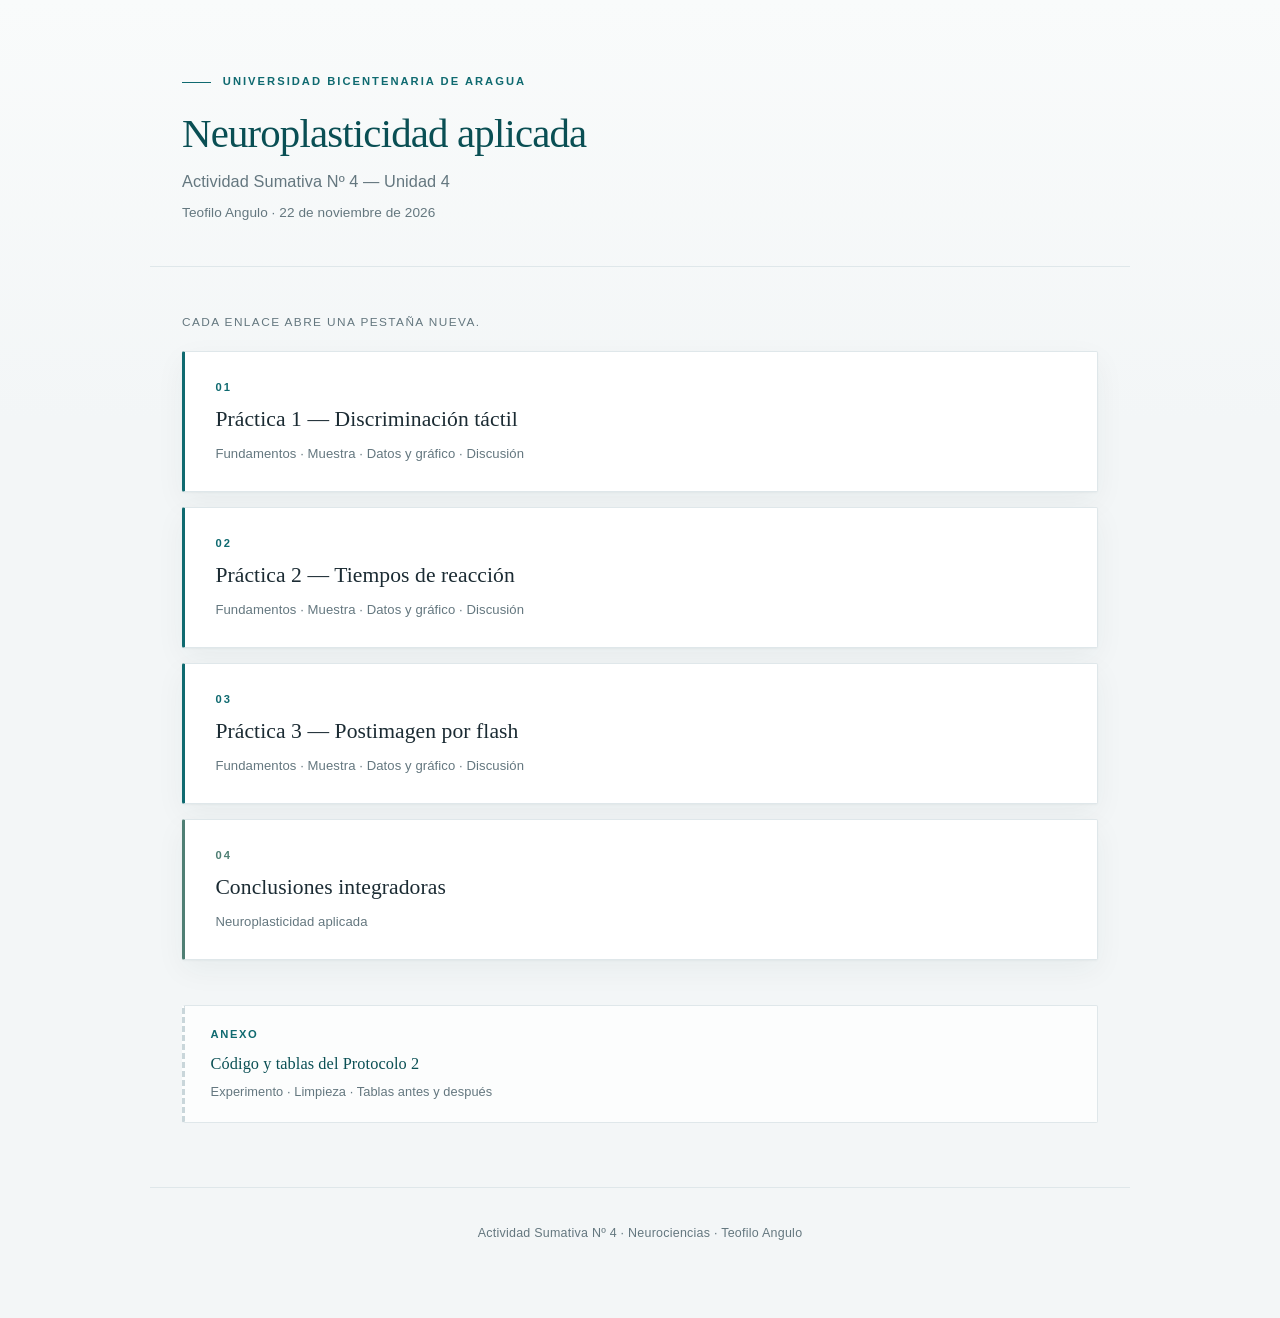
<file: index.html>
<!DOCTYPE html>
<html lang="es">
<head>
  <meta charset="UTF-8">
  <meta name="viewport" content="width=device-width, initial-scale=1.0">
  <title>Índice — Actividad Sumativa Nº 4</title>
  <link rel="stylesheet" href="styles.css">
</head>
<body class="indice">

  <header class="cabecera">
    <p class="institucion">Universidad Bicentenaria de Aragua</p>
    <h1>Neuroplasticidad aplicada</h1>
    <p class="subtitulo">Actividad Sumativa Nº 4 — Unidad 4</p>
    <p class="autor">Teofilo Angulo · 22 de noviembre de 2026</p>
  </header>

  <main class="menu">
    <p class="instruccion">Cada enlace abre una pestaña nueva.</p>

    <a class="tarjeta" href="modulo1.html" target="_blank" rel="noopener">
      <span class="numero">01</span>
      <span class="titulo">Práctica 1 — Discriminación táctil</span>
      <span class="detalle">Fundamentos · Muestra · Datos y gráfico · Discusión</span>
    </a>

    <a class="tarjeta" href="modulo2.html" target="_blank" rel="noopener">
      <span class="numero">02</span>
      <span class="titulo">Práctica 2 — Tiempos de reacción</span>
      <span class="detalle">Fundamentos · Muestra · Datos y gráfico · Discusión</span>
    </a>

    <a class="tarjeta" href="modulo3.html" target="_blank" rel="noopener">
      <span class="numero">03</span>
      <span class="titulo">Práctica 3 — Postimagen por flash</span>
      <span class="detalle">Fundamentos · Muestra · Datos y gráfico · Discusión</span>
    </a>

    <a class="tarjeta cierre" href="conclusiones.html" target="_blank" rel="noopener">
      <span class="numero">04</span>
      <span class="titulo">Conclusiones integradoras</span>
      <span class="detalle">Neuroplasticidad aplicada</span>
    </a>

    <div class="anexo-indice">
      <p class="etiqueta">Anexo</p>
      <a href="anexo_p2.html" target="_blank" rel="noopener">
        Código y tablas del Protocolo 2
        <span class="detalle">Experimento · Limpieza · Tablas antes y después</span>
      </a>
    </div>
  </main>

  <footer>
    <p>Actividad Sumativa Nº 4 · Neurociencias · Teofilo Angulo</p>
  </footer>

  <script>
    // En la vista previa local (file://) el visor bloquea las pestañas nuevas:
    // los enlaces navegan en la misma pestaña. En Vercel (https:) se abre una pestaña nueva.
    if (location.protocol === 'file:') {
      document.querySelectorAll('a[target="_blank"]').forEach(function (a) {
        a.removeAttribute('target');
      });
    }
  </script>

</body>
</html>
</file>
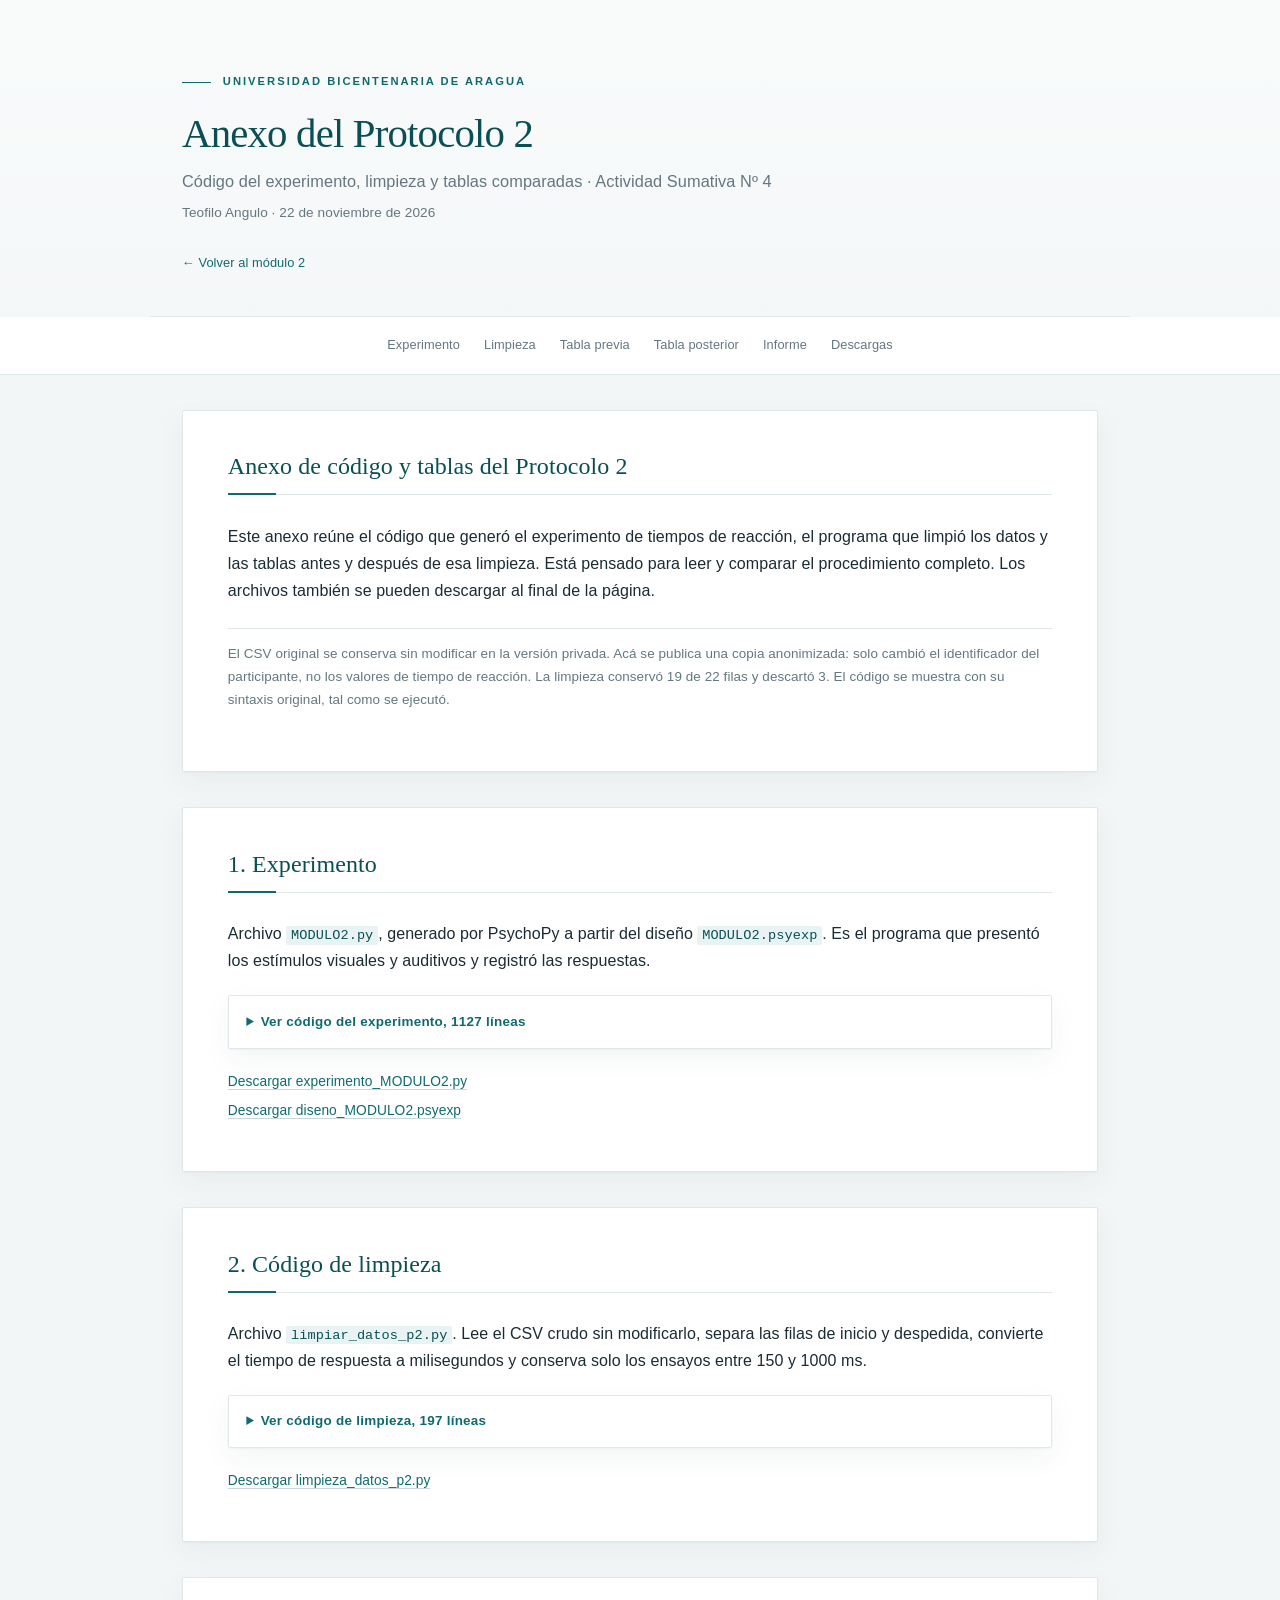
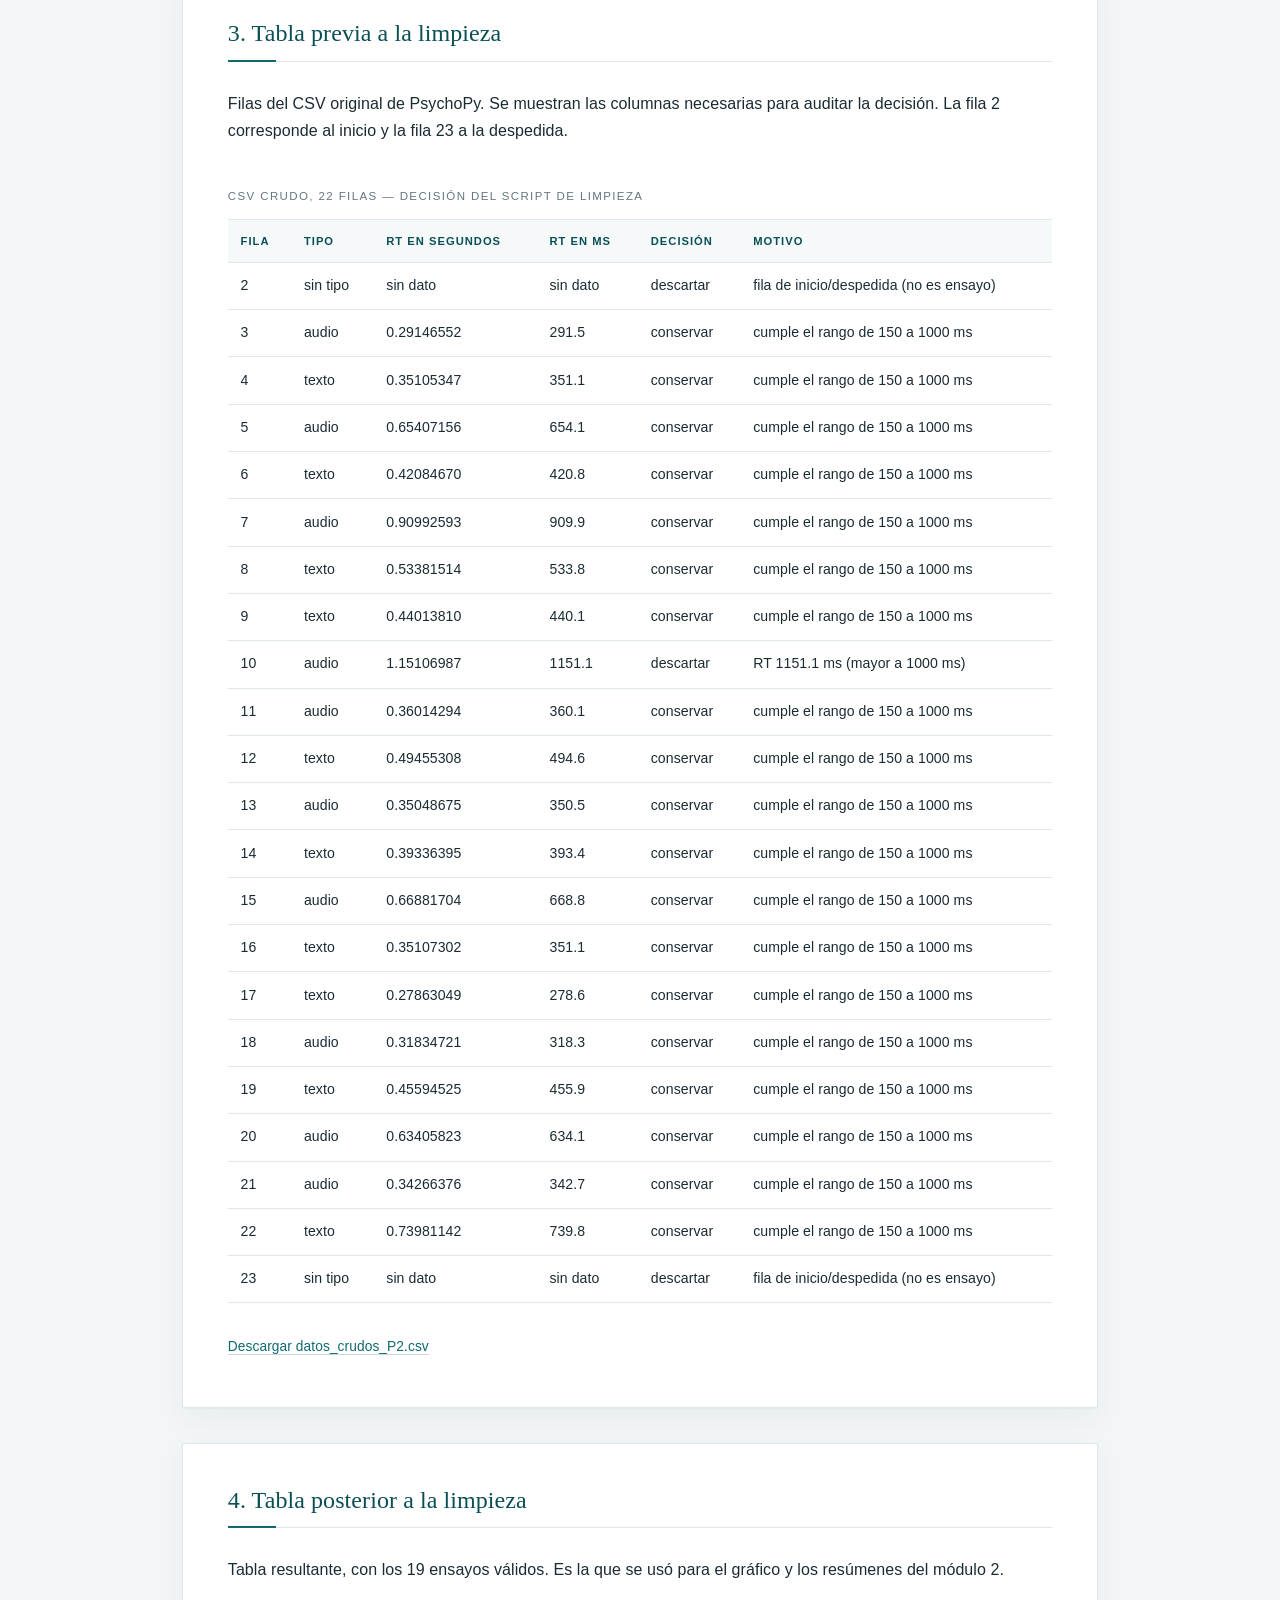
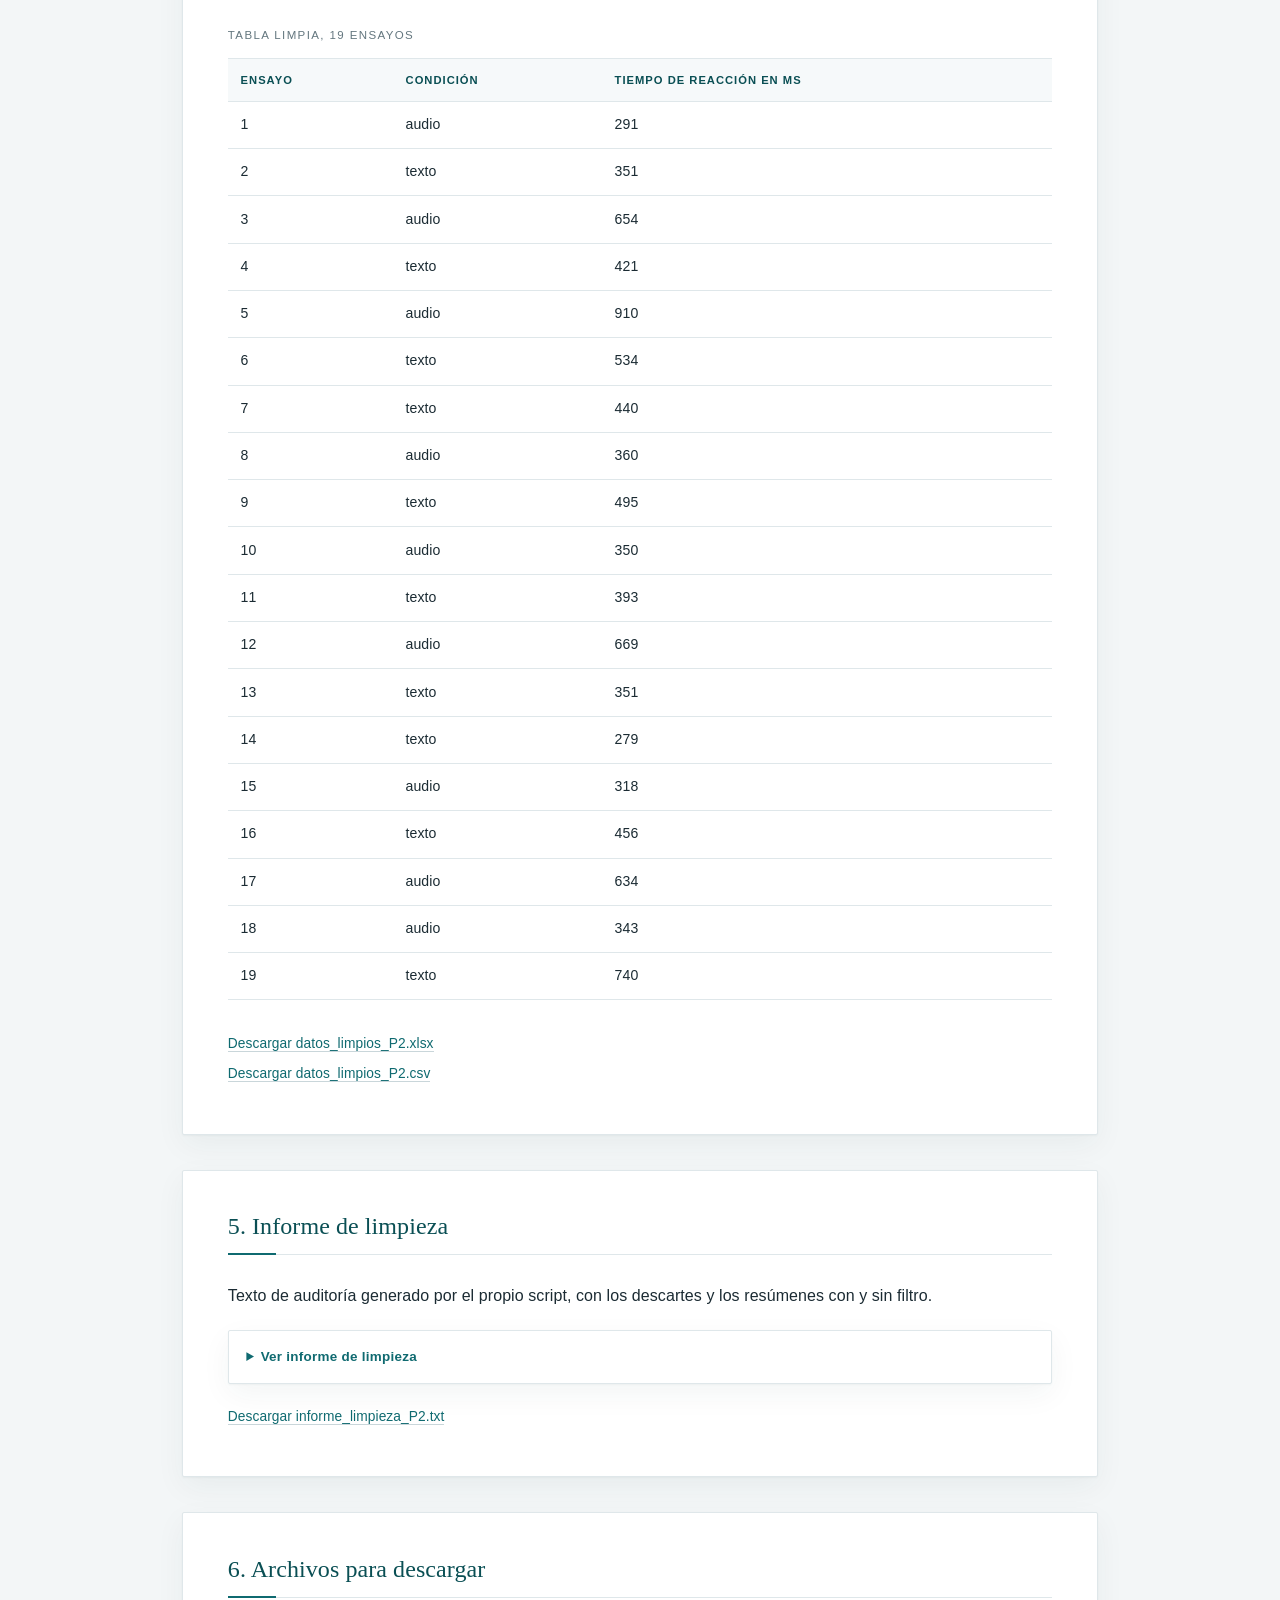
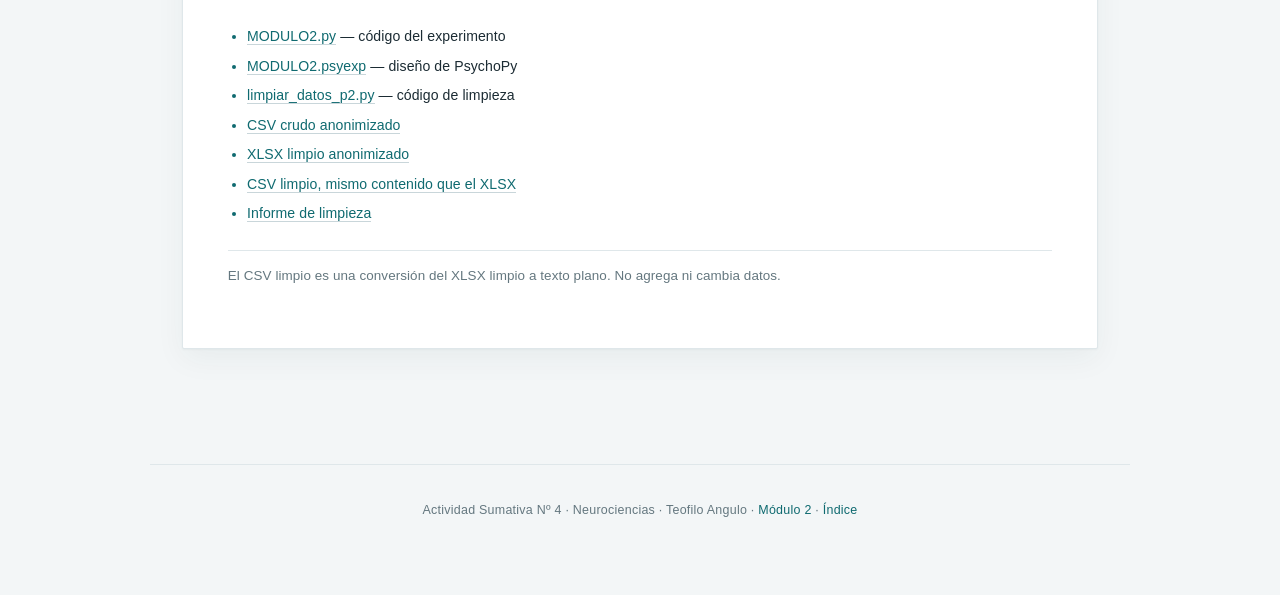
<file: anexo_p2.html>
<!DOCTYPE html>
<html lang="es">
<head>
  <meta charset="UTF-8">
  <meta name="viewport" content="width=device-width, initial-scale=1.0">
  <title>Anexo P2 — Código y tablas — Neurociencias</title>
  <link rel="stylesheet" href="styles.css">
</head>
<body>

  <header class="cabecera">
    <p class="institucion">Universidad Bicentenaria de Aragua</p>
    <h1>Anexo del Protocolo 2</h1>
    <p class="subtitulo">Código del experimento, limpieza y tablas comparadas · Actividad Sumativa Nº 4</p>
    <p class="autor">Teofilo Angulo · 22 de noviembre de 2026</p>
    <a class="volver" href="modulo2.html">← Volver al módulo 2</a>
  </header>

  <nav class="nav" aria-label="Navegación del anexo">
    <a href="#experimento">Experimento</a>
    <a href="#limpieza">Limpieza</a>
    <a href="#antes">Tabla previa</a>
    <a href="#despues">Tabla posterior</a>
    <a href="#informe">Informe</a>
    <a href="#descargas">Descargas</a>
  </nav>

  <main class="contenido">

    <section id="intro">
      <h2>Anexo de código y tablas del Protocolo 2</h2>
      <p>Este anexo reúne el código que generó el experimento de tiempos de reacción, el programa que limpió los datos y las tablas antes y después de esa limpieza. Está pensado para leer y comparar el procedimiento completo. Los archivos también se pueden descargar al final de la página.</p>
      <p class="nota">El CSV original se conserva sin modificar en la versión privada. Acá se publica una copia anonimizada: solo cambió el identificador del participante, no los valores de tiempo de reacción. La limpieza conservó 19 de 22 filas y descartó 3. El código se muestra con su sintaxis original, tal como se ejecutó.</p>
    </section>

    <section id="experimento">
      <h2>1. Experimento</h2>
      <p>Archivo <code>MODULO2.py</code>, generado por PsychoPy a partir del diseño <code>MODULO2.psyexp</code>. Es el programa que presentó los estímulos visuales y auditivos y registró las respuestas.</p>
      <details>
        <summary>Ver código del experimento, 1127 líneas</summary>
        <div class="codigo"><pre><code>#!/usr/bin/env python
# -*- coding: utf-8 -*-
&quot;&quot;&quot;
This experiment was created using PsychoPy3 Experiment Builder (v2026.2.4),
    on Sun 22 Nov 2026 06:23:34 PM -04
If you publish work using this script the most relevant publication is:

    Peirce J, Gray JR, Simpson S, MacAskill M, Höchenberger R, Sogo H, Kastman E, Lindeløv JK. (2019) 
        PsychoPy2: Experiments in behavior made easy Behav Res 51: 195. 
        https://doi.org/10.3758/s13428-018-01193-y

&quot;&quot;&quot;

# --- Import packages ---
from psychopy import locale_setup
from psychopy import prefs
from psychopy import plugins
plugins.activatePlugins()
from psychopy import sound, gui, visual, core, data, event, logging, clock, colors, layout, hardware
from psychopy.tools import environmenttools
from psychopy.constants import (
    NOT_STARTED, STARTED, PLAYING, PAUSED, STOPPED, STOPPING, FINISHED, PRESSED, 
    RELEASED, FOREVER, priority
)

import numpy as np  # whole numpy lib is available, prepend &#x27;np.&#x27;
from numpy import (sin, cos, tan, log, log10, pi, average,
                   sqrt, std, deg2rad, rad2deg, linspace, asarray)
from numpy.random import random, randint, normal, shuffle, choice as randchoice
import os  # handy system and path functions
import sys  # to get file system encoding

from psychopy.hardware import keyboard
import psychopy.hardware.speaker

# set audio backend
sound.Sound.backend = prefs.hardware[&#x27;audioLib&#x27;]
hardware.speaker.SpeakerDevice.backend = prefs.hardware[&#x27;audioLib&#x27;]
# --- Setup global variables (available in all functions) ---
# create a device manager to handle hardware (keyboards, mice, mirophones, speakers, etc.)
deviceManager = hardware.DeviceManager()
# ensure that relative paths start from the same directory as this script
_thisDir = os.path.dirname(os.path.abspath(__file__))
# store info about the experiment session
psychopyVersion = &#x27;2026.2.4&#x27;
expName = &#x27;MODULO2&#x27;  # from the Builder filename that created this script
expVersion = &#x27;&#x27;
# a list of functions to run when the experiment ends (starts off blank)
runAtExit = []
# information about this experiment
expInfo = {
    &#x27;participant&#x27;: f&quot;{randint(0, 999999):06.0f}&quot;,
    &#x27;session&#x27;: &#x27;001&#x27;,
    &#x27;date|hid&#x27;: data.getDateStr(),
    &#x27;expName|hid&#x27;: expName,
    &#x27;expVersion|hid&#x27;: expVersion,
    &#x27;psychopyVersion|hid&#x27;: psychopyVersion,
}

# --- Define some variables which will change depending on pilot mode ---
&#x27;&#x27;&#x27;
To run in pilot mode, either use the run/pilot toggle in Builder, Coder and Runner, 
or run the experiment with `--pilot` as an argument. To change what pilot 
#mode does, check out the &#x27;Pilot mode&#x27; tab in preferences.
&#x27;&#x27;&#x27;
# work out from system args whether we are running in pilot mode
PILOTING = core.setPilotModeFromArgs()
# start off with values from experiment settings
_fullScr = True
_winSize = (1024, 768)
# if in pilot mode, apply overrides according to preferences
if PILOTING:
    # force windowed mode
    if prefs.piloting[&#x27;forceWindowed&#x27;]:
        _fullScr = False
        # set window size
        _winSize = prefs.piloting[&#x27;forcedWindowSize&#x27;]
    # replace default participant ID
    if prefs.piloting[&#x27;replaceParticipantID&#x27;]:
        expInfo[&#x27;participant&#x27;] = &#x27;pilot&#x27;

def showExpInfoDlg(expInfo):
    &quot;&quot;&quot;
    Show participant info dialog.
    Parameters
    ==========
    expInfo : dict
        Information about this experiment.
    
    Returns
    ==========
    dict
        Information about this experiment.
    &quot;&quot;&quot;
    # show participant info dialog
    dlg = gui.DlgFromDict(
        dictionary=expInfo, sortKeys=False, title=expName, alwaysOnTop=True
    )
    if dlg.OK == False:
        core.quit()  # user pressed cancel
    # return expInfo
    return expInfo


def setupData(expInfo, dataDir=None):
    &quot;&quot;&quot;
    Make an ExperimentHandler to handle trials and saving.
    
    Parameters
    ==========
    expInfo : dict
        Information about this experiment, created by the `setupExpInfo` function.
    dataDir : Path, str or None
        Folder to save the data to, leave as None to create a folder in the current directory.    
    Returns
    ==========
    psychopy.data.ExperimentHandler
        Handler object for this experiment, contains the data to save and information about 
        where to save it to.
    &quot;&quot;&quot;
    # remove dialog-specific syntax from expInfo
    for key, val in expInfo.copy().items():
        newKey, _ = data.utils.parsePipeSyntax(key)
        expInfo[newKey] = expInfo.pop(key)
    
    # data file name stem = absolute path + name; later add .psyexp, .csv, .log, etc
    if dataDir is None:
        dataDir = _thisDir
    filename = &#x27;data/&#x27; + expInfo[&#x27;participant&#x27;] + &#x27;_&#x27; + expName + &#x27;_&#x27; + expInfo[&#x27;date&#x27;]
    # make sure filename is relative to dataDir
    if os.path.isabs(filename):
        dataDir = os.path.commonprefix([dataDir, filename])
        filename = os.path.relpath(filename, dataDir)
    
    # an ExperimentHandler isn&#x27;t essential but helps with data saving
    thisExp = data.ExperimentHandler(
        name=expName, version=expVersion,
        extraInfo=expInfo, runtimeInfo=None,
        originPath=&#x27;datos/MODULO2.py&#x27;,
        savePickle=True, saveWideText=True,
        dataFileName=dataDir + os.sep + filename, sortColumns=&#x27;time&#x27;
    )
    # store pilot mode in data file
    thisExp.addData(&#x27;piloting&#x27;, PILOTING, priority=priority.LOW)
    thisExp.setPriority(&#x27;thisRow.t&#x27;, priority.CRITICAL)
    thisExp.setPriority(&#x27;expName&#x27;, priority.LOW)
    # return experiment handler
    return thisExp


def setupLogging(filename):
    &quot;&quot;&quot;
    Setup a log file and tell it what level to log at.
    
    Parameters
    ==========
    filename : str or pathlib.Path
        Filename to save log file and data files as, doesn&#x27;t need an extension.
    
    Returns
    ==========
    psychopy.logging.LogFile
        Text stream to receive inputs from the logging system.
    &quot;&quot;&quot;
    # set how much information should be printed to the console / app
    if PILOTING:
        logging.console.setLevel(
            prefs.piloting[&#x27;pilotConsoleLoggingLevel&#x27;]
        )
    else:
        logging.console.setLevel(&#x27;warning&#x27;)
    # save a log file for detail verbose info
    logFile = logging.LogFile(filename+&#x27;.log&#x27;)
    if PILOTING:
        logFile.setLevel(
            prefs.piloting[&#x27;pilotLoggingLevel&#x27;]
        )
    else:
        logFile.setLevel(
            logging.getLevel(&#x27;info&#x27;)
        )
    
    return logFile


def setupWindow(expInfo=None, win=None):
    &quot;&quot;&quot;
    Setup the Window
    
    Parameters
    ==========
    expInfo : dict
        Information about this experiment, created by the `setupExpInfo` function.
    win : psychopy.visual.Window
        Window to setup - leave as None to create a new window.
    
    Returns
    ==========
    psychopy.visual.Window
        Window in which to run this experiment.
    &quot;&quot;&quot;
    if PILOTING:
        logging.debug(&#x27;Fullscreen settings ignored as running in pilot mode.&#x27;)
    
    if win is None:
        # if not given a window to setup, make one
        win = visual.Window(
            size=_winSize, fullscr=_fullScr, screen=0,
            winType=&#x27;pyglet&#x27;, allowGUI=False, allowStencil=False,
            monitor=&#x27;testMonitor&#x27;, color=[0,0,0], colorSpace=&#x27;rgb&#x27;,
            backgroundImage=&#x27;&#x27;, backgroundFit=&#x27;none&#x27;,
            blendMode=&#x27;avg&#x27;, useFBO=True,
            units=&#x27;height&#x27;,
            checkTiming=False  # we&#x27;re going to do this ourselves in a moment
        )
    else:
        # if we have a window, just set the attributes which are safe to set
        win.color = [0,0,0]
        win.colorSpace = &#x27;rgb&#x27;
        win.backgroundImage = &#x27;&#x27;
        win.backgroundFit = &#x27;none&#x27;
        win.units = &#x27;height&#x27;
    if expInfo is not None:
        # get/measure frame rate if not already in expInfo
        if win._monitorFrameRate is None:
            win._monitorFrameRate = win.getActualFrameRate(infoMsg=&#x27;Attempting to measure frame rate of screen, please wait...&#x27;)
        expInfo[&#x27;frameRate&#x27;] = win._monitorFrameRate
    win.hideMessage()
    if PILOTING:
        # show a visual indicator if we&#x27;re in piloting mode
        if prefs.piloting[&#x27;showPilotingIndicator&#x27;]:
            win.showPilotingIndicator()
        # always show the mouse in piloting mode
        if prefs.piloting[&#x27;forceMouseVisible&#x27;]:
            win.mouseVisible = True
    
    return win


def setupDevices(expInfo, thisExp, win):
    &quot;&quot;&quot;
    Setup whatever devices are available (mouse, keyboard, speaker, eyetracker, etc.) and add them to 
    the device manager (deviceManager)
    
    Parameters
    ==========
    expInfo : dict
        Information about this experiment, created by the `setupExpInfo` function.
    thisExp : psychopy.data.ExperimentHandler
        Handler object for this experiment, contains the data to save and information about 
        where to save it to.
    win : psychopy.visual.Window
        Window in which to run this experiment.
    Returns
    ==========
    bool
        True if completed successfully.
    &quot;&quot;&quot;
    # --- Setup input devices ---
    ioConfig = {}
    ioSession = ioServer = eyetracker = None
    
    # store ioServer object in the device manager
    deviceManager.ioServer = ioServer
    
    # create a default keyboard (e.g. to check for escape)
    if deviceManager.getDevice(&#x27;defaultKeyboard&#x27;) is None:
        deviceManager.addDevice(
            deviceClass=&#x27;keyboard&#x27;, deviceName=&#x27;defaultKeyboard&#x27;, backend=&#x27;ptb&#x27;
        )
    # return True if completed successfully
    return True

def pauseExperiment(thisExp, win=None, timers=[], currentRoutine=None):
    &quot;&quot;&quot;
    Pause this experiment, preventing the flow from advancing to the next routine until resumed.
    
    Parameters
    ==========
    thisExp : psychopy.data.ExperimentHandler
        Handler object for this experiment, contains the data to save and information about 
        where to save it to.
    win : psychopy.visual.Window
        Window for this experiment.
    timers : list, tuple
        List of timers to reset once pausing is finished.
    currentRoutine : psychopy.data.Routine
        Current Routine we are in at time of pausing, if any. This object tells PsychoPy what Components to pause/play/dispatch.
    &quot;&quot;&quot;
    # if we are not paused, do nothing
    if thisExp.status != PAUSED:
        return
    
    # start a timer to figure out how long we&#x27;re paused for
    pauseTimer = core.Clock()
    # pause any playback components
    if currentRoutine is not None:
        for comp in currentRoutine.getPlaybackComponents():
            comp.pause()
    # make sure we have a keyboard
    defaultKeyboard = deviceManager.getDevice(&#x27;defaultKeyboard&#x27;)
    if defaultKeyboard is None:
        defaultKeyboard = deviceManager.addKeyboard(
            deviceClass=&#x27;keyboard&#x27;,
            deviceName=&#x27;defaultKeyboard&#x27;,
            backend=&#x27;PsychToolbox&#x27;,
        )
    # run a while loop while we wait to unpause
    while thisExp.status == PAUSED:
        # check for quit (typically the Esc key)
        if defaultKeyboard.getKeys(keyList=[&#x27;escape&#x27;]):
            endExperiment(thisExp, win=win)
        # dispatch messages on response components
        if currentRoutine is not None:
            for comp in currentRoutine.getDispatchComponents():
                comp.device.dispatchMessages()
        # sleep 1ms so other threads can execute
        clock.time.sleep(0.001)
    # if stop was requested while paused, quit
    if thisExp.status == FINISHED:
        endExperiment(thisExp, win=win)
    # resume any playback components
    if currentRoutine is not None:
        for comp in currentRoutine.getPlaybackComponents():
            comp.play()
    # reset any timers
    for timer in timers:
        timer.addTime(-pauseTimer.getTime())


def run(expInfo, thisExp, win, globalClock=None, thisSession=None):
    &quot;&quot;&quot;
    Run the experiment flow.
    
    Parameters
    ==========
    expInfo : dict
        Information about this experiment, created by the `setupExpInfo` function.
    thisExp : psychopy.data.ExperimentHandler
        Handler object for this experiment, contains the data to save and information about 
        where to save it to.
    psychopy.visual.Window
        Window in which to run this experiment.
    globalClock : psychopy.core.clock.Clock or None
        Clock to get global time from - supply None to make a new one.
    thisSession : psychopy.session.Session or None
        Handle of the Session object this experiment is being run from, if any.
    &quot;&quot;&quot;
    # mark experiment as started
    thisExp.status = STARTED
    # update experiment info
    expInfo[&#x27;date&#x27;] = data.getDateStr()
    expInfo[&#x27;expName&#x27;] = expName
    expInfo[&#x27;expVersion&#x27;] = expVersion
    expInfo[&#x27;psychopyVersion&#x27;] = psychopyVersion
    # make sure window is set to foreground to prevent losing focus
    win.winHandle.activate()
    # make sure variables created by exec are available globally
    exec = environmenttools.setExecEnvironment(globals())
    # get device handles from dict of input devices
    ioServer = deviceManager.ioServer
    # get/create a default keyboard (e.g. to check for escape)
    defaultKeyboard = deviceManager.getDevice(&#x27;defaultKeyboard&#x27;)
    if defaultKeyboard is None:
        deviceManager.addDevice(
            deviceClass=&#x27;keyboard&#x27;, deviceName=&#x27;defaultKeyboard&#x27;, backend=&#x27;PsychToolbox&#x27;
        )
    eyetracker = deviceManager.getDevice(&#x27;eyetracker&#x27;)
    # make sure we&#x27;re running in the directory for this experiment
    os.chdir(_thisDir)
    # get filename from ExperimentHandler for convenience
    filename = thisExp.dataFileName
    frameTolerance = 0.001  # how close to onset before &#x27;same&#x27; frame
    endExpNow = False  # flag for &#x27;escape&#x27; or other condition =&gt; quit the exp
    # get frame duration from frame rate in expInfo
    if &#x27;frameRate&#x27; in expInfo and expInfo[&#x27;frameRate&#x27;] is not None:
        frameDur = 1.0 / round(expInfo[&#x27;frameRate&#x27;])
    else:
        frameDur = 1.0 / 60.0  # could not measure, so guess
    
    # Start Code - component code to be run after the window creation
    
    # --- Initialize components for Routine &quot;WELCOME1&quot; ---
    RESPUESTAWELCOME_2 = keyboard.Keyboard(deviceName=&#x27;defaultKeyboard&#x27;, backend=&#x27;PsychToolbox&#x27;)
    Welcome_2 = visual.TextStim(win=win, name=&#x27;Welcome_2&#x27;,
        text=&#x27;Saludos, bievenido a la tarea de medicion de tiempos de reaccion comparativa, a continuacion, vera una pantalla en blanco, en la cual periodicamente aparecera un o escuchara un sonido claro, cuando lo haga, debera presionar la tecla espacio, ¡Suerte!&#x27;,
        font=&#x27;Arial&#x27;,
        pos=(0, 0), draggable=False, height=0.05, wrapWidth=None, ori=0.0, 
        color=&#x27;white&#x27;, colorSpace=&#x27;rgb&#x27;, opacity=None, 
        languageStyle=&#x27;LTR&#x27;,
        depth=-1.0);
    
    # --- Initialize components for Routine &quot;trial&quot; ---
    SEÑALGRAFICA = visual.TextStim(win=win, name=&#x27;SEÑALGRAFICA&#x27;,
        text=&#x27;¡YA!\n&#x27;,
        font=&#x27;Arial&#x27;,
        pos=(0, 0), draggable=False, height=0.05, wrapWidth=None, ori=0.0, 
        color=&#x27;white&#x27;, colorSpace=&#x27;rgb&#x27;, opacity=1.0, 
        languageStyle=&#x27;LTR&#x27;,
        depth=0.0);
    SEÑALAUDITIVA = sound.Sound(
        &#x27;A&#x27;, 
        secs=1.0, 
        stereo=True, 
        hamming=True, 
        speaker=None,    name=&#x27;SEÑALAUDITIVA&#x27;
    )
    SEÑALAUDITIVA.setVolume(1.0)
    RESPUESTASEÑAL = keyboard.Keyboard(deviceName=&#x27;defaultKeyboard&#x27;, backend=&#x27;PsychToolbox&#x27;)
    FIJACION = visual.TextStim(win=win, name=&#x27;FIJACION&#x27;,
        text=&#x27;+&#x27;,
        font=&#x27;Arial&#x27;,
        pos=(0, 0), draggable=False, height=0.05, wrapWidth=None, ori=0.0, 
        color=&#x27;white&#x27;, colorSpace=&#x27;rgb&#x27;, opacity=None, 
        languageStyle=&#x27;LTR&#x27;,
        depth=-3.0);
    
    # --- Initialize components for Routine &quot;DESPEDIDA&quot; ---
    DESPEDIDA1 = visual.TextStim(win=win, name=&#x27;DESPEDIDA1&#x27;,
        text=&#x27;¡Gracias por participar!&#x27;,
        font=&#x27;Arial&#x27;,
        pos=(0, 0), draggable=False, height=0.05, wrapWidth=None, ori=0.0, 
        color=&#x27;white&#x27;, colorSpace=&#x27;rgb&#x27;, opacity=None, 
        languageStyle=&#x27;LTR&#x27;,
        depth=0.0);
    RESPUESTADESPEDIDA = keyboard.Keyboard(deviceName=&#x27;defaultKeyboard&#x27;, backend=&#x27;PsychToolbox&#x27;)
    
    # create some handy timers
    
    # global clock to track the time since experiment started
    if globalClock is None:
        # create a clock if not given one
        globalClock = core.Clock()
    if isinstance(globalClock, str):
        # if given a string, make a clock accoridng to it
        if globalClock == &#x27;float&#x27;:
            # get timestamps as a simple value
            globalClock = core.Clock(format=&#x27;float&#x27;)
        elif globalClock == &#x27;iso&#x27;:
            # get timestamps in ISO format
            globalClock = core.Clock(format=&#x27;%Y-%m-%d_%H:%M:%S.%f%z&#x27;)
        else:
            # get timestamps in a custom format
            globalClock = core.Clock(format=globalClock)
    if ioServer is not None:
        ioServer.syncClock(globalClock)
    logging.setDefaultClock(globalClock)
    if eyetracker is not None:
        eyetracker.enableEventReporting()
    # routine timer to track time remaining of each (possibly non-slip) routine
    routineTimer = core.Clock()
    win.flip()  # flip window to reset last flip timer
    # store the exact time the global clock started
    expInfo[&#x27;expStart&#x27;] = data.getDateStr(
        format=&#x27;%Y-%m-%d %Hh%M.%S.%f %z&#x27;, fractionalSecondDigits=6
    )
    
    # --- Prepare to start Routine &quot;WELCOME1&quot; ---
    # create an object to store info about Routine WELCOME1
    WELCOME1 = data.Routine(
        name=&#x27;WELCOME1&#x27;,
        components=[RESPUESTAWELCOME_2, Welcome_2],
    )
    WELCOME1.status = NOT_STARTED
    continueRoutine = True
    # update component parameters for each repeat
    # create starting attributes for RESPUESTAWELCOME_2
    RESPUESTAWELCOME_2.keys = []
    RESPUESTAWELCOME_2.rt = []
    _RESPUESTAWELCOME_2_allKeys = []
    Welcome_2.setOpacity(None)
    # store start times for WELCOME1
    WELCOME1.tStartRefresh = win.getFutureFlipTime(clock=globalClock)
    WELCOME1.tStart = globalClock.getTime(format=&#x27;float&#x27;)
    WELCOME1.status = STARTED
    thisExp.addData(&#x27;WELCOME1.started&#x27;, WELCOME1.tStart)
    WELCOME1.maxDuration = None
    # keep track of which components have finished
    WELCOME1Components = WELCOME1.components
    for thisComponent in WELCOME1.components:
        thisComponent.tStart = None
        thisComponent.tStop = None
        thisComponent.tStartRefresh = None
        thisComponent.tStopRefresh = None
        if hasattr(thisComponent, &#x27;status&#x27;):
            thisComponent.status = NOT_STARTED
    # reset timers
    t = 0
    _timeToFirstFrame = win.getFutureFlipTime(clock=&quot;now&quot;)
    frameN = -1
    
    # --- Run Routine &quot;WELCOME1&quot; ---
    thisExp.currentRoutine = WELCOME1
    WELCOME1.forceEnded = routineForceEnded = not continueRoutine
    while continueRoutine:
        # get current time
        t = routineTimer.getTime()
        tThisFlip = win.getFutureFlipTime(clock=routineTimer)
        tThisFlipGlobal = win.getFutureFlipTime(clock=None)
        frameN = frameN + 1  # number of completed frames (so 0 is the first frame)
        # update/draw components on each frame
        
        # *RESPUESTAWELCOME_2* updates
        waitOnFlip = False
        
        # if RESPUESTAWELCOME_2 is starting this frame...
        if RESPUESTAWELCOME_2.status == NOT_STARTED and tThisFlip &gt;= 0.0-frameTolerance:
            # keep track of start time/frame for later
            RESPUESTAWELCOME_2.frameNStart = frameN  # exact frame index
            RESPUESTAWELCOME_2.tStart = t  # local t and not account for scr refresh
            RESPUESTAWELCOME_2.tStartRefresh = tThisFlipGlobal  # on global time
            win.timeOnFlip(RESPUESTAWELCOME_2, &#x27;tStartRefresh&#x27;)  # time at next scr refresh
            # add timestamp to datafile
            thisExp.timestampOnFlip(win, &#x27;RESPUESTAWELCOME_2.started&#x27;)
            # update status
            RESPUESTAWELCOME_2.status = STARTED
            # keyboard checking is just starting
            waitOnFlip = True
            win.callOnFlip(RESPUESTAWELCOME_2.clock.reset)  # t=0 on next screen flip
            win.callOnFlip(RESPUESTAWELCOME_2.clearEvents, eventType=&#x27;keyboard&#x27;)  # clear events on next screen flip
        if RESPUESTAWELCOME_2.status == STARTED and not waitOnFlip:
            theseKeys = RESPUESTAWELCOME_2.getKeys(keyList=[&#x27;space&#x27;], ignoreKeys=[&quot;escape&quot;], waitRelease=False)
            _RESPUESTAWELCOME_2_allKeys.extend(theseKeys)
            if len(_RESPUESTAWELCOME_2_allKeys):
                RESPUESTAWELCOME_2.keys = _RESPUESTAWELCOME_2_allKeys[-1].name  # just the last key pressed
                RESPUESTAWELCOME_2.rt = _RESPUESTAWELCOME_2_allKeys[-1].rt
                RESPUESTAWELCOME_2.duration = _RESPUESTAWELCOME_2_allKeys[-1].duration
                # a response ends the routine
                continueRoutine = False
        
        # *Welcome_2* updates
        
        # if Welcome_2 is starting this frame...
        if Welcome_2.status == NOT_STARTED and tThisFlip &gt;= 0.0-frameTolerance:
            # keep track of start time/frame for later
            Welcome_2.frameNStart = frameN  # exact frame index
            Welcome_2.tStart = t  # local t and not account for scr refresh
            Welcome_2.tStartRefresh = tThisFlipGlobal  # on global time
            win.timeOnFlip(Welcome_2, &#x27;tStartRefresh&#x27;)  # time at next scr refresh
            # add timestamp to datafile
            thisExp.timestampOnFlip(win, &#x27;Welcome_2.started&#x27;)
            # update status
            Welcome_2.status = STARTED
            Welcome_2.setAutoDraw(True)
        
        # if Welcome_2 is active this frame...
        if Welcome_2.status == STARTED:
            # update params
            pass
        
        # check for quit (typically the Esc key)
        if defaultKeyboard.getKeys(keyList=[&quot;escape&quot;]):
            thisExp.status = FINISHED
        if thisExp.status == FINISHED or endExpNow:
            endExperiment(thisExp, win=win)
            return
        # pause experiment here if requested
        if thisExp.status == PAUSED:
            pauseExperiment(
                thisExp=thisExp, 
                win=win, 
                timers=[routineTimer, globalClock], 
                currentRoutine=WELCOME1,
            )
            # skip the frame we paused on
            continue
        
        # has a Component requested the Routine to end?
        if not continueRoutine:
            WELCOME1.forceEnded = routineForceEnded = True
        # has the Routine been forcibly ended?
        if WELCOME1.forceEnded or routineForceEnded:
            break
        # has every Component finished?
        continueRoutine = False
        for thisComponent in WELCOME1.components:
            if hasattr(thisComponent, &quot;status&quot;) and thisComponent.status != FINISHED:
                continueRoutine = True
                break  # at least one component has not yet finished
        
        # refresh the screen
        if continueRoutine:  # don&#x27;t flip if this routine is over or we&#x27;ll get a blank screen
            win.flip()
    
    # --- Ending Routine &quot;WELCOME1&quot; ---
    for thisComponent in WELCOME1.components:
        if hasattr(thisComponent, &quot;setAutoDraw&quot;):
            thisComponent.setAutoDraw(False)
    # store stop times for WELCOME1
    WELCOME1.tStop = globalClock.getTime(format=&#x27;float&#x27;)
    WELCOME1.tStopRefresh = tThisFlipGlobal
    thisExp.addData(&#x27;WELCOME1.stopped&#x27;, WELCOME1.tStop)
    # check responses
    if RESPUESTAWELCOME_2.keys in [&#x27;&#x27;, [], None]:  # No response was made
        RESPUESTAWELCOME_2.keys = None
    thisExp.addData(&#x27;RESPUESTAWELCOME_2.keys&#x27;,RESPUESTAWELCOME_2.keys)
    if RESPUESTAWELCOME_2.keys != None:  # we had a response
        thisExp.addData(&#x27;RESPUESTAWELCOME_2.rt&#x27;, RESPUESTAWELCOME_2.rt)
        thisExp.addData(&#x27;RESPUESTAWELCOME_2.duration&#x27;, RESPUESTAWELCOME_2.duration)
    thisExp.nextEntry()
    # the Routine &quot;WELCOME1&quot; was not non-slip safe, so reset the non-slip timer
    routineTimer.reset()
    
    # set up handler to look after randomisation of conditions etc
    ENSAYO = data.TrialHandler2(
        name=&#x27;ENSAYO&#x27;,
        nReps=10, 
        method=&#x27;random&#x27;, 
        extraInfo=expInfo, 
        originPath=-1, 
        trialList=data.importConditions(&#x27;CONDICIONES.xlsx&#x27;), 
        seed=None, 
        isTrials=True, 
    )
    thisExp.addLoop(ENSAYO)  # add the loop to the experiment
    thisENSAYO = ENSAYO.trialList[0]  # so we can initialise stimuli with some values
    # abbreviate parameter names if possible (e.g. rgb = thisENSAYO.rgb)
    if thisENSAYO != None:
        for paramName in thisENSAYO:
            globals()[paramName] = thisENSAYO[paramName]
    if thisSession is not None:
        # if running in a Session with a Liaison client, send data up to now
        thisSession.sendExperimentData()
    
    for thisENSAYO in ENSAYO:
        ENSAYO.status = STARTED
        if hasattr(thisENSAYO, &#x27;status&#x27;):
            thisENSAYO.status = STARTED
        currentLoop = ENSAYO
        thisExp.timestampOnFlip(win, &#x27;thisRow.t&#x27;, format=globalClock.format)
        if thisSession is not None:
            # if running in a Session with a Liaison client, send data up to now
            thisSession.sendExperimentData()
        # abbreviate parameter names if possible (e.g. rgb = thisENSAYO.rgb)
        if thisENSAYO != None:
            for paramName in thisENSAYO:
                globals()[paramName] = thisENSAYO[paramName]
        
        # --- Prepare to start Routine &quot;trial&quot; ---
        # create an object to store info about Routine trial
        trial = data.Routine(
            name=&#x27;trial&#x27;,
            components=[SEÑALGRAFICA, SEÑALAUDITIVA, RESPUESTASEÑAL, FIJACION],
        )
        trial.status = NOT_STARTED
        continueRoutine = True
        # update component parameters for each repeat
        SEÑALGRAFICA.setOpacity(opacidad_texto)
        SEÑALAUDITIVA.setSound(&#x27;datos/AUDIOREACCIOn.mp3&#x27;, secs=1.0, hamming=True)
        SEÑALAUDITIVA.setVolume(volumen_audio, log=False)
        SEÑALAUDITIVA.seek(0)
        # create starting attributes for RESPUESTASEÑAL
        RESPUESTASEÑAL.keys = []
        RESPUESTASEÑAL.rt = []
        _RESPUESTASEÑAL_allKeys = []
        # store start times for trial
        trial.tStartRefresh = win.getFutureFlipTime(clock=globalClock)
        trial.tStart = globalClock.getTime(format=&#x27;float&#x27;)
        trial.status = STARTED
        thisExp.addData(&#x27;trial.started&#x27;, trial.tStart)
        trial.maxDuration = None
        # keep track of which components have finished
        trialComponents = trial.components
        for thisComponent in trial.components:
            thisComponent.tStart = None
            thisComponent.tStop = None
            thisComponent.tStartRefresh = None
            thisComponent.tStopRefresh = None
            if hasattr(thisComponent, &#x27;status&#x27;):
                thisComponent.status = NOT_STARTED
        # reset timers
        t = 0
        _timeToFirstFrame = win.getFutureFlipTime(clock=&quot;now&quot;)
        frameN = -1
        
        # --- Run Routine &quot;trial&quot; ---
        thisExp.currentRoutine = trial
        trial.forceEnded = routineForceEnded = not continueRoutine
        while continueRoutine:
            # if trial has changed, end Routine now
            if hasattr(thisENSAYO, &#x27;status&#x27;) and thisENSAYO.status == STOPPING:
                continueRoutine = False
            # get current time
            t = routineTimer.getTime()
            tThisFlip = win.getFutureFlipTime(clock=routineTimer)
            tThisFlipGlobal = win.getFutureFlipTime(clock=None)
            frameN = frameN + 1  # number of completed frames (so 0 is the first frame)
            # update/draw components on each frame
            
            # *SEÑALGRAFICA* updates
            
            # if SEÑALGRAFICA is starting this frame...
            if SEÑALGRAFICA.status == NOT_STARTED and tThisFlip &gt;= 0.5-frameTolerance:
                # keep track of start time/frame for later
                SEÑALGRAFICA.frameNStart = frameN  # exact frame index
                SEÑALGRAFICA.tStart = t  # local t and not account for scr refresh
                SEÑALGRAFICA.tStartRefresh = tThisFlipGlobal  # on global time
                win.timeOnFlip(SEÑALGRAFICA, &#x27;tStartRefresh&#x27;)  # time at next scr refresh
                # add timestamp to datafile
                thisExp.timestampOnFlip(win, &#x27;SEÑALGRAFICA.started&#x27;)
                # update status
                SEÑALGRAFICA.status = STARTED
                SEÑALGRAFICA.setAutoDraw(True)
            
            # if SEÑALGRAFICA is active this frame...
            if SEÑALGRAFICA.status == STARTED:
                # update params
                pass
            
            # if SEÑALGRAFICA is stopping this frame...
            if SEÑALGRAFICA.status == STARTED:
                # is it time to stop? (based on global clock, using actual start)
                if tThisFlipGlobal &gt; SEÑALGRAFICA.tStartRefresh + 1.0-frameTolerance:
                    # keep track of stop time/frame for later
                    SEÑALGRAFICA.tStop = t  # not accounting for scr refresh
                    SEÑALGRAFICA.tStopRefresh = tThisFlipGlobal  # on global time
                    SEÑALGRAFICA.frameNStop = frameN  # exact frame index
                    # add timestamp to datafile
                    thisExp.timestampOnFlip(win, &#x27;SEÑALGRAFICA.stopped&#x27;)
                    # update status
                    SEÑALGRAFICA.status = FINISHED
                    SEÑALGRAFICA.setAutoDraw(False)
            
            # *SEÑALAUDITIVA* updates
            
            # if SEÑALAUDITIVA is starting this frame...
            if SEÑALAUDITIVA.status == NOT_STARTED and tThisFlip &gt;= 0.5-frameTolerance:
                # keep track of start time/frame for later
                SEÑALAUDITIVA.frameNStart = frameN  # exact frame index
                SEÑALAUDITIVA.tStart = t  # local t and not account for scr refresh
                SEÑALAUDITIVA.tStartRefresh = tThisFlipGlobal  # on global time
                # add timestamp to datafile
                thisExp.addData(&#x27;SEÑALAUDITIVA.started&#x27;, tThisFlipGlobal)
                # update status
                SEÑALAUDITIVA.status = STARTED
                SEÑALAUDITIVA.play(when=win)  # sync with win flip
            
            # if SEÑALAUDITIVA is stopping this frame...
            if SEÑALAUDITIVA.status == STARTED:
                # is it time to stop? (based on global clock, using actual start)
                if tThisFlipGlobal &gt; SEÑALAUDITIVA.tStartRefresh + 1.0-frameTolerance or SEÑALAUDITIVA.isFinished:
                    # keep track of stop time/frame for later
                    SEÑALAUDITIVA.tStop = t  # not accounting for scr refresh
                    SEÑALAUDITIVA.tStopRefresh = tThisFlipGlobal  # on global time
                    SEÑALAUDITIVA.frameNStop = frameN  # exact frame index
                    # add timestamp to datafile
                    thisExp.timestampOnFlip(win, &#x27;SEÑALAUDITIVA.stopped&#x27;)
                    # update status
                    SEÑALAUDITIVA.status = FINISHED
                    SEÑALAUDITIVA.stop()
            
            # *RESPUESTASEÑAL* updates
            waitOnFlip = False
            
            # if RESPUESTASEÑAL is starting this frame...
            if RESPUESTASEÑAL.status == NOT_STARTED and tThisFlip &gt;= 0.5-frameTolerance:
                # keep track of start time/frame for later
                RESPUESTASEÑAL.frameNStart = frameN  # exact frame index
                RESPUESTASEÑAL.tStart = t  # local t and not account for scr refresh
                RESPUESTASEÑAL.tStartRefresh = tThisFlipGlobal  # on global time
                win.timeOnFlip(RESPUESTASEÑAL, &#x27;tStartRefresh&#x27;)  # time at next scr refresh
                # add timestamp to datafile
                thisExp.timestampOnFlip(win, &#x27;RESPUESTASEÑAL.started&#x27;)
                # update status
                RESPUESTASEÑAL.status = STARTED
                # keyboard checking is just starting
                waitOnFlip = True
                win.callOnFlip(RESPUESTASEÑAL.clock.reset)  # t=0 on next screen flip
                win.callOnFlip(RESPUESTASEÑAL.clearEvents, eventType=&#x27;keyboard&#x27;)  # clear events on next screen flip
            if RESPUESTASEÑAL.status == STARTED and not waitOnFlip:
                theseKeys = RESPUESTASEÑAL.getKeys(keyList=[&#x27;space&#x27;], ignoreKeys=[&quot;escape&quot;], waitRelease=False)
                _RESPUESTASEÑAL_allKeys.extend(theseKeys)
                if len(_RESPUESTASEÑAL_allKeys):
                    RESPUESTASEÑAL.keys = _RESPUESTASEÑAL_allKeys[-1].name  # just the last key pressed
                    RESPUESTASEÑAL.rt = _RESPUESTASEÑAL_allKeys[-1].rt
                    RESPUESTASEÑAL.duration = _RESPUESTASEÑAL_allKeys[-1].duration
                    # a response ends the routine
                    continueRoutine = False
            
            # *FIJACION* updates
            
            # if FIJACION is starting this frame...
            if FIJACION.status == NOT_STARTED and tThisFlip &gt;= 0.0-frameTolerance:
                # keep track of start time/frame for later
                FIJACION.frameNStart = frameN  # exact frame index
                FIJACION.tStart = t  # local t and not account for scr refresh
                FIJACION.tStartRefresh = tThisFlipGlobal  # on global time
                win.timeOnFlip(FIJACION, &#x27;tStartRefresh&#x27;)  # time at next scr refresh
                # add timestamp to datafile
                thisExp.timestampOnFlip(win, &#x27;FIJACION.started&#x27;)
                # update status
                FIJACION.status = STARTED
                FIJACION.setAutoDraw(True)
            
            # if FIJACION is active this frame...
            if FIJACION.status == STARTED:
                # update params
                pass
            
            # if FIJACION is stopping this frame...
            if FIJACION.status == STARTED:
                # is it time to stop? (based on global clock, using actual start)
                if tThisFlipGlobal &gt; FIJACION.tStartRefresh + 0.5-frameTolerance:
                    # keep track of stop time/frame for later
                    FIJACION.tStop = t  # not accounting for scr refresh
                    FIJACION.tStopRefresh = tThisFlipGlobal  # on global time
                    FIJACION.frameNStop = frameN  # exact frame index
                    # add timestamp to datafile
                    thisExp.timestampOnFlip(win, &#x27;FIJACION.stopped&#x27;)
                    # update status
                    FIJACION.status = FINISHED
                    FIJACION.setAutoDraw(False)
            
            # check for quit (typically the Esc key)
            if defaultKeyboard.getKeys(keyList=[&quot;escape&quot;]):
                thisExp.status = FINISHED
            if thisExp.status == FINISHED or endExpNow:
                endExperiment(thisExp, win=win)
                return
            # pause experiment here if requested
            if thisExp.status == PAUSED:
                pauseExperiment(
                    thisExp=thisExp, 
                    win=win, 
                    timers=[routineTimer, globalClock], 
                    currentRoutine=trial,
                )
                # skip the frame we paused on
                continue
            
            # has a Component requested the Routine to end?
            if not continueRoutine:
                trial.forceEnded = routineForceEnded = True
            # has the Routine been forcibly ended?
            if trial.forceEnded or routineForceEnded:
                break
            # has every Component finished?
            continueRoutine = False
            for thisComponent in trial.components:
                if hasattr(thisComponent, &quot;status&quot;) and thisComponent.status != FINISHED:
                    continueRoutine = True
                    break  # at least one component has not yet finished
            
            # refresh the screen
            if continueRoutine:  # don&#x27;t flip if this routine is over or we&#x27;ll get a blank screen
                win.flip()
        
        # --- Ending Routine &quot;trial&quot; ---
        for thisComponent in trial.components:
            if hasattr(thisComponent, &quot;setAutoDraw&quot;):
                thisComponent.setAutoDraw(False)
        # store stop times for trial
        trial.tStop = globalClock.getTime(format=&#x27;float&#x27;)
        trial.tStopRefresh = tThisFlipGlobal
        thisExp.addData(&#x27;trial.stopped&#x27;, trial.tStop)
        SEÑALAUDITIVA.pause()  # ensure sound has stopped at end of Routine
        # check responses
        if RESPUESTASEÑAL.keys in [&#x27;&#x27;, [], None]:  # No response was made
            RESPUESTASEÑAL.keys = None
        ENSAYO.addData(&#x27;RESPUESTASEÑAL.keys&#x27;,RESPUESTASEÑAL.keys)
        if RESPUESTASEÑAL.keys != None:  # we had a response
            ENSAYO.addData(&#x27;RESPUESTASEÑAL.rt&#x27;, RESPUESTASEÑAL.rt)
            ENSAYO.addData(&#x27;RESPUESTASEÑAL.duration&#x27;, RESPUESTASEÑAL.duration)
        # the Routine &quot;trial&quot; was not non-slip safe, so reset the non-slip timer
        routineTimer.reset()
        # mark thisENSAYO as finished
        if hasattr(thisENSAYO, &#x27;status&#x27;):
            thisENSAYO.status = FINISHED
        # if awaiting a pause, pause now
        if ENSAYO.status == PAUSED:
            thisExp.status = PAUSED
            pauseExperiment(
                thisExp=thisExp, 
                win=win, 
                timers=[globalClock], 
            )
            # once done pausing, restore running status
            ENSAYO.status = STARTED
        thisExp.nextEntry()
        
    # completed 3 repeats of &#x27;ENSAYO&#x27;
    ENSAYO.status = FINISHED
    
    if thisSession is not None:
        # if running in a Session with a Liaison client, send data up to now
        thisSession.sendExperimentData()
    
    # --- Prepare to start Routine &quot;DESPEDIDA&quot; ---
    # create an object to store info about Routine DESPEDIDA
    DESPEDIDA = data.Routine(
        name=&#x27;DESPEDIDA&#x27;,
        components=[DESPEDIDA1, RESPUESTADESPEDIDA],
    )
    DESPEDIDA.status = NOT_STARTED
    continueRoutine = True
    # update component parameters for each repeat
    # create starting attributes for RESPUESTADESPEDIDA
    RESPUESTADESPEDIDA.keys = []
    RESPUESTADESPEDIDA.rt = []
    _RESPUESTADESPEDIDA_allKeys = []
    # store start times for DESPEDIDA
    DESPEDIDA.tStartRefresh = win.getFutureFlipTime(clock=globalClock)
    DESPEDIDA.tStart = globalClock.getTime(format=&#x27;float&#x27;)
    DESPEDIDA.status = STARTED
    thisExp.addData(&#x27;DESPEDIDA.started&#x27;, DESPEDIDA.tStart)
    DESPEDIDA.maxDuration = None
    # keep track of which components have finished
    DESPEDIDAComponents = DESPEDIDA.components
    for thisComponent in DESPEDIDA.components:
        thisComponent.tStart = None
        thisComponent.tStop = None
        thisComponent.tStartRefresh = None
        thisComponent.tStopRefresh = None
        if hasattr(thisComponent, &#x27;status&#x27;):
            thisComponent.status = NOT_STARTED
    # reset timers
    t = 0
    _timeToFirstFrame = win.getFutureFlipTime(clock=&quot;now&quot;)
    frameN = -1
    
    # --- Run Routine &quot;DESPEDIDA&quot; ---
    thisExp.currentRoutine = DESPEDIDA
    DESPEDIDA.forceEnded = routineForceEnded = not continueRoutine
    while continueRoutine:
        # get current time
        t = routineTimer.getTime()
        tThisFlip = win.getFutureFlipTime(clock=routineTimer)
        tThisFlipGlobal = win.getFutureFlipTime(clock=None)
        frameN = frameN + 1  # number of completed frames (so 0 is the first frame)
        # update/draw components on each frame
        
        # *DESPEDIDA1* updates
        
        # if DESPEDIDA1 is starting this frame...
        if DESPEDIDA1.status == NOT_STARTED and tThisFlip &gt;= 0.0-frameTolerance:
            # keep track of start time/frame for later
            DESPEDIDA1.frameNStart = frameN  # exact frame index
            DESPEDIDA1.tStart = t  # local t and not account for scr refresh
            DESPEDIDA1.tStartRefresh = tThisFlipGlobal  # on global time
            win.timeOnFlip(DESPEDIDA1, &#x27;tStartRefresh&#x27;)  # time at next scr refresh
            # add timestamp to datafile
            thisExp.timestampOnFlip(win, &#x27;DESPEDIDA1.started&#x27;)
            # update status
            DESPEDIDA1.status = STARTED
            DESPEDIDA1.setAutoDraw(True)
        
        # if DESPEDIDA1 is active this frame...
        if DESPEDIDA1.status == STARTED:
            # update params
            pass
        
        # *RESPUESTADESPEDIDA* updates
        waitOnFlip = False
        
        # if RESPUESTADESPEDIDA is starting this frame...
        if RESPUESTADESPEDIDA.status == NOT_STARTED and tThisFlip &gt;= 0.0-frameTolerance:
            # keep track of start time/frame for later
            RESPUESTADESPEDIDA.frameNStart = frameN  # exact frame index
            RESPUESTADESPEDIDA.tStart = t  # local t and not account for scr refresh
            RESPUESTADESPEDIDA.tStartRefresh = tThisFlipGlobal  # on global time
            win.timeOnFlip(RESPUESTADESPEDIDA, &#x27;tStartRefresh&#x27;)  # time at next scr refresh
            # add timestamp to datafile
            thisExp.timestampOnFlip(win, &#x27;RESPUESTADESPEDIDA.started&#x27;)
            # update status
            RESPUESTADESPEDIDA.status = STARTED
            # keyboard checking is just starting
            waitOnFlip = True
            win.callOnFlip(RESPUESTADESPEDIDA.clock.reset)  # t=0 on next screen flip
            win.callOnFlip(RESPUESTADESPEDIDA.clearEvents, eventType=&#x27;keyboard&#x27;)  # clear events on next screen flip
        if RESPUESTADESPEDIDA.status == STARTED and not waitOnFlip:
            theseKeys = RESPUESTADESPEDIDA.getKeys(keyList=[&#x27;space&#x27;], ignoreKeys=[&quot;escape&quot;], waitRelease=False)
            _RESPUESTADESPEDIDA_allKeys.extend(theseKeys)
            if len(_RESPUESTADESPEDIDA_allKeys):
                RESPUESTADESPEDIDA.keys = _RESPUESTADESPEDIDA_allKeys[-1].name  # just the last key pressed
                RESPUESTADESPEDIDA.rt = _RESPUESTADESPEDIDA_allKeys[-1].rt
                RESPUESTADESPEDIDA.duration = _RESPUESTADESPEDIDA_allKeys[-1].duration
                # a response ends the routine
                continueRoutine = False
        
        # check for quit (typically the Esc key)
        if defaultKeyboard.getKeys(keyList=[&quot;escape&quot;]):
            thisExp.status = FINISHED
        if thisExp.status == FINISHED or endExpNow:
            endExperiment(thisExp, win=win)
            return
        # pause experiment here if requested
        if thisExp.status == PAUSED:
            pauseExperiment(
                thisExp=thisExp, 
                win=win, 
                timers=[routineTimer, globalClock], 
                currentRoutine=DESPEDIDA,
            )
            # skip the frame we paused on
            continue
        
        # has a Component requested the Routine to end?
        if not continueRoutine:
            DESPEDIDA.forceEnded = routineForceEnded = True
        # has the Routine been forcibly ended?
        if DESPEDIDA.forceEnded or routineForceEnded:
            break
        # has every Component finished?
        continueRoutine = False
        for thisComponent in DESPEDIDA.components:
            if hasattr(thisComponent, &quot;status&quot;) and thisComponent.status != FINISHED:
                continueRoutine = True
                break  # at least one component has not yet finished
        
        # refresh the screen
        if continueRoutine:  # don&#x27;t flip if this routine is over or we&#x27;ll get a blank screen
            win.flip()
    
    # --- Ending Routine &quot;DESPEDIDA&quot; ---
    for thisComponent in DESPEDIDA.components:
        if hasattr(thisComponent, &quot;setAutoDraw&quot;):
            thisComponent.setAutoDraw(False)
    # store stop times for DESPEDIDA
    DESPEDIDA.tStop = globalClock.getTime(format=&#x27;float&#x27;)
    DESPEDIDA.tStopRefresh = tThisFlipGlobal
    thisExp.addData(&#x27;DESPEDIDA.stopped&#x27;, DESPEDIDA.tStop)
    # check responses
    if RESPUESTADESPEDIDA.keys in [&#x27;&#x27;, [], None]:  # No response was made
        RESPUESTADESPEDIDA.keys = None
    thisExp.addData(&#x27;RESPUESTADESPEDIDA.keys&#x27;,RESPUESTADESPEDIDA.keys)
    if RESPUESTADESPEDIDA.keys != None:  # we had a response
        thisExp.addData(&#x27;RESPUESTADESPEDIDA.rt&#x27;, RESPUESTADESPEDIDA.rt)
        thisExp.addData(&#x27;RESPUESTADESPEDIDA.duration&#x27;, RESPUESTADESPEDIDA.duration)
    thisExp.nextEntry()
    # the Routine &quot;DESPEDIDA&quot; was not non-slip safe, so reset the non-slip timer
    routineTimer.reset()
    
    # mark experiment as finished
    endExperiment(thisExp, win=win)


def saveData(thisExp):
    &quot;&quot;&quot;
    Save data from this experiment
    
    Parameters
    ==========
    thisExp : psychopy.data.ExperimentHandler
        Handler object for this experiment, contains the data to save and information about 
        where to save it to.
    &quot;&quot;&quot;
    filename = thisExp.dataFileName
    # these shouldn&#x27;t be strictly necessary (should auto-save)
    thisExp.saveAsWideText(filename + &#x27;.csv&#x27;, delim=&#x27;auto&#x27;)
    thisExp.saveAsPickle(filename)


def endExperiment(thisExp, win=None):
    &quot;&quot;&quot;
    End this experiment, performing final shut down operations.
    
    This function does NOT close the window or end the Python process - use `quit` for this.
    
    Parameters
    ==========
    thisExp : psychopy.data.ExperimentHandler
        Handler object for this experiment, contains the data to save and information about 
        where to save it to.
    win : psychopy.visual.Window
        Window for this experiment.
    &quot;&quot;&quot;
    # stop any playback components
    if thisExp.currentRoutine is not None:
        for comp in thisExp.currentRoutine.getPlaybackComponents():
            comp.stop()
    if win is not None:
        # remove autodraw from all current components
        win.clearAutoDraw()
        # Flip one final time so any remaining win.callOnFlip() 
        # and win.timeOnFlip() tasks get executed
        win.flip()
    # return console logger level to WARNING
    logging.console.setLevel(logging.WARNING)
    # mark experiment handler as finished
    thisExp.status = FINISHED
    # run any &#x27;at exit&#x27; functions
    for fcn in runAtExit:
        fcn()
    logging.flush()


def quit(thisExp, win=None, thisSession=None):
    &quot;&quot;&quot;
    Fully quit, closing the window and ending the Python process.
    
    Parameters
    ==========
    win : psychopy.visual.Window
        Window to close.
    thisSession : psychopy.session.Session or None
        Handle of the Session object this experiment is being run from, if any.
    &quot;&quot;&quot;
    thisExp.abort()  # or data files will save again on exit
    # make sure everything is closed down
    if win is not None:
        # Flip one final time so any remaining win.callOnFlip() 
        # and win.timeOnFlip() tasks get executed before quitting
        win.flip()
        win.close()
    logging.flush()
    if thisSession is not None:
        thisSession.stop()
    # terminate Python process
    core.quit()


# if running this experiment as a script...
if __name__ == &#x27;__main__&#x27;:
    # call all functions in order
    expInfo = showExpInfoDlg(expInfo=expInfo)
    thisExp = setupData(expInfo=expInfo)
    logFile = setupLogging(filename=thisExp.dataFileName)
    win = setupWindow(expInfo=expInfo)
    setupDevices(expInfo=expInfo, thisExp=thisExp, win=win)
    run(
        expInfo=expInfo, 
        thisExp=thisExp, 
        win=win,
        globalClock=&#x27;float&#x27;
    )
    saveData(thisExp=thisExp)
    quit(thisExp=thisExp, win=win)
</code></pre></div>
      </details>
      <p class="descargas"><a href="descargas/experimento_MODULO2.py" download>Descargar experimento_MODULO2.py</a></p>
      <p class="descargas"><a href="descargas/diseno_MODULO2.psyexp" download>Descargar diseno_MODULO2.psyexp</a></p>
    </section>

    <section id="limpieza">
      <h2>2. Código de limpieza</h2>
      <p>Archivo <code>limpiar_datos_p2.py</code>. Lee el CSV crudo sin modificarlo, separa las filas de inicio y despedida, convierte el tiempo de respuesta a milisegundos y conserva solo los ensayos entre 150 y 1000 ms.</p>
      <details>
        <summary>Ver código de limpieza, 197 líneas</summary>
        <div class="codigo"><pre><code>#!/usr/bin/env python3
# -*- coding: utf-8 -*-
&quot;&quot;&quot;
LIMPIEZA DE DATOS — PROTOCOLO 2 (tiempos de reacción)
=====================================================

¿Qué hace?
----------
1. Lee el CSV CRUDO que generó PsychoPy (NO lo modifica).
2. Separa tres tipos de filas:
   a) filas de bienvenida / despedida (no son ensayos) -&gt; se descartan;
   b) ensayos reales con RT fuera de 150-1000 ms -&gt; se descartan;
   c) ensayos reales con RT válido -&gt; se conservan.
3. Escribe DOS archivos nuevos al lado del original:
   - &quot;..._LIMPIO.csv&quot;           -&gt; tabla corta lista para graficar: ensayo, tipo, RT_ms
   - &quot;..._INFORME_LIMPIEZA.txt&quot; -&gt; auditoría: qué se descartó y por qué, más los resúmenes

¿Por qué no hace falta pandas?
------------------------------
`csv` lee filas como diccionarios y `statistics` calcula media/mediana/desviación.
Con 20 ensayos eso es todo lo que necesitamos. Además, así se ve exactamente
qué pasa con cada fila, que es lo que se quiere mostrar en el portafolio.

¿Cómo se usa?
-------------
    python3 limpiar_datos_p2.py

O, si quieres limpiar otro CSV:

    python3 limpiar_datos_p2.py &quot;/ruta/al/otro_archivo.csv&quot;

Requisitos: solo Python 3. No instalar nada.
&quot;&quot;&quot;

import csv          # viene con Python: lee y escribe archivos CSV
import statistics  # viene con Python: mean(), median(), stdev()
import sys          # para leer la ruta opcional que pases por terminal
from pathlib import Path  # para armar rutas sin pelearnos con barras ni espacios

# --- Configuración: cambiar solo si el experimento cambia ---
ARCHIVO_POR_DEFECTO = Path(
    &quot;datos/&quot;
    &quot;P2_crudo.csv&quot;
)
COL_TIPO = &quot;tipo&quot;                 # dice si el ensayo fue &quot;audio&quot; o &quot;texto&quot;
COL_RT = &quot;RESPUESTASEÑAL.rt&quot;      # RT en segundos (ojo: lleva ñ)
CONDICIONES = (&quot;audio&quot;, &quot;texto&quot;)  # todo lo demás no es un ensayo
RT_MIN_MS = 150.0                 # umbral inferior acordado
RT_MAX_MS = 1000.0                # umbral superior acordado


def leer_csv(ruta):
    &quot;&quot;&quot;Devuelve (cabecera, filas). utf-8-sig quita el BOM y respeta la ñ.&quot;&quot;&quot;
    with ruta.open(&quot;r&quot;, encoding=&quot;utf-8-sig&quot;, newline=&quot;&quot;) as archivo:
        lector = csv.DictReader(archivo)
        cabecera = lector.fieldnames or []
        filas = list(lector)
    return cabecera, filas


def revisar_fila(fila, numero_linea):
    &quot;&quot;&quot;
    Clasifica una fila. Devuelve (accion, motivo, rt_ms).

    &#x27;accion&#x27; es &quot;conservar&quot; o &quot;descartar&quot;. El número de línea es el del
    archivo original (la cabecera es la línea 1), para poder auditar.
    &quot;&quot;&quot;
    tipo = (fila.get(COL_TIPO) or &quot;&quot;).strip()

    # 1) La fila de WELCOME y la de DESPEDIDA tienen &#x27;tipo&#x27; vacío.
    #    Aunque la despedida tenga un RT, NO es un ensayo: se va.
    if tipo not in CONDICIONES:
        return &quot;descartar&quot;, &quot;fila de inicio/despedida (no es ensayo)&quot;, None

    # 2) Ensayo sin respuesta registrada.
    texto_rt = (fila.get(COL_RT) or &quot;&quot;).strip()
    if not texto_rt:
        return &quot;descartar&quot;, &quot;ensayo sin respuesta registrada&quot;, None

    # 3) PsychoPy guarda el RT en segundos; lo pasamos a milisegundos.
    try:
        rt_ms = float(texto_rt) * 1000.0
    except ValueError:
        return &quot;descartar&quot;, &quot;RT no numérico: {!r}&quot;.format(texto_rt), None

    # 4) Regla de limpieza acordada: 150 ms &lt;= RT &lt;= 1000 ms.
    if not (RT_MIN_MS &lt;= rt_ms &lt;= RT_MAX_MS):
        lado = &quot;menor a 150 ms&quot; if rt_ms &lt; RT_MIN_MS else &quot;mayor a 1000 ms&quot;
        return &quot;descartar&quot;, &quot;RT {:.1f} ms ({})&quot;.format(rt_ms, lado), rt_ms

    return &quot;conservar&quot;, &quot;&quot;, rt_ms


def resumen(valores):
    &quot;&quot;&quot;Devuelve una frase con n, media, mediana y DE, o un aviso si está vacío.&quot;&quot;&quot;
    if not valores:
        return &quot;sin datos&quot;
    frase = &quot;n={}, media={:.1f} ms, mediana={:.1f} ms&quot;.format(
        len(valores), statistics.mean(valores), statistics.median(valores)
    )
    if len(valores) &gt;= 2:
        frase += &quot;, DE={:.1f} ms&quot;.format(statistics.stdev(valores))
    return frase


def main():
    # La ruta puede venir como argumento; si no, usamos la de arriba.
    ruta = Path(sys.argv[1]) if len(sys.argv) &gt; 1 else ARCHIVO_POR_DEFECTO
    if not ruta.exists():
        print(&quot;ERROR: no encontré el archivo:&quot;, ruta)
        return

    cabecera, filas = leer_csv(ruta)

    # Si el experimento cambia de nombre de columnas, avisamos en vez de fallar en silencio.
    faltan = [c for c in (COL_TIPO, COL_RT) if c not in cabecera]
    if faltan:
        print(&quot;ERROR: faltan columnas en el CSV:&quot;, &quot;, &quot;.join(faltan))
        return

    conservadas, descartes = [], []
    for numero_linea, fila in enumerate(filas, start=2):  # 1 es la cabecera
        accion, motivo, rt_ms = revisar_fila(fila, numero_linea)
        if accion == &quot;conservar&quot;:
            conservadas.append((fila[COL_TIPO].strip(), rt_ms))
        else:
            descartes.append((numero_linea, motivo))

    ruta_limpia = ruta.with_name(ruta.stem + &quot;_LIMPIO.csv&quot;)
    ruta_informe = ruta.with_name(ruta.stem + &quot;_INFORME_LIMPIEZA.txt&quot;)

    # Escribimos la tabla corta.csv (solo 3 columnas, lista para graficar).
    with ruta_limpia.open(&quot;w&quot;, encoding=&quot;utf-8-sig&quot;, newline=&quot;&quot;) as archivo:
        escritor = csv.writer(archivo)
        escritor.writerow([&quot;ensayo&quot;, &quot;condicion&quot;, &quot;RT_ms&quot;])
        for i, (tipo, rt_ms) in enumerate(conservadas, start=1):
            escritor.writerow([i, tipo, round(rt_ms)])

    # Armamos el informe en texto plano con todo lo que pasó.
    lineas = []
    lineas.append(&quot;INFORME DE LIMPIEZA - PROTOCOLO 2 (tiempos de reaccion)&quot;)
    lineas.append(&quot;=&quot; * 60)
    lineas.append(&quot;Archivo original (NO modificado): {}&quot;.format(ruta))
    lineas.append(&quot;Archivo limpio generado:          {}&quot;.format(ruta_limpia))
    lineas.append(&quot;&quot;)
    lineas.append(&quot;CRITERIO: conservar solo ensayos audio/texto con 150 &lt;= RT &lt;= 1000 ms.&quot;)
    lineas.append(&quot;&quot;)
    lineas.append(&quot;FILAS DEL ARCHIVO ORIGINAL: {}&quot;.format(len(filas)))
    lineas.append(&quot;  Ensayos conservados: {}&quot;.format(len(conservadas)))
    lineas.append(&quot;  Filas descartadas:   {}&quot;.format(len(descartes)))
    lineas.append(&quot;&quot;)
    lineas.append(&quot;DESCARTES (numero de linea del CSV original):&quot;)
    for numero_linea, motivo in descartes:
        lineas.append(&quot;  linea {}: {}&quot;.format(numero_linea, motivo))
    if not descartes:
        lineas.append(&quot;  (ninguno)&quot;)
    lineas.append(&quot;&quot;)
    lineas.append(&quot;TABLA LISTA PARA PEGAR EN EL PORTAFOLIO&quot;)
    lineas.append(&quot;  ensayo | condicion | RT (ms)&quot;)
    for i, (tipo, rt_ms) in enumerate(conservadas, start=1):
        lineas.append(&quot;  {:&gt;6} | {:&gt;9} | {:&gt;6.0f}&quot;.format(i, tipo, rt_ms))
    lineas.append(&quot;&quot;)

    # Resumen final: primero con filtro (el que se informa) y luego sin filtro
    # (solo como referencia, para mostrar que no escondemos nada).
    lineas.append(&quot;RESUMEN CON LA LIMPIEZA APLICADA (usar este en el informe):&quot;)
    for cond in CONDICIONES:
        vals = [rt for tipo, rt in conservadas if tipo == cond]
        lineas.append(&quot;  {}: {}&quot;.format(cond, resumen(vals)))
    lineas.append(&quot;&quot;)
    lineas.append(&quot;RESUMEN SIN FILTRAR (solo referencia; NO usar en el informe):&quot;)
    for cond in CONDICIONES:
        vals = []
        for fila in filas:
            if (fila.get(COL_TIPO) or &quot;&quot;).strip() == cond and (fila.get(COL_RT) or &quot;&quot;).strip():
                vals.append(float(fila[COL_RT]) * 1000.0)
        lineas.append(&quot;  {}: {}&quot;.format(cond, resumen(vals)))
    lineas.append(&quot;&quot;)
    lineas.append(&quot;Nota: la etiqueta &#x27;piloting=True&#x27; del CSV original aparece solo en la&quot;)
    lineas.append(&quot;fila de metadatos de inicio y no afecta a los ensayos conservados.&quot;)

    ruta_informe.write_text(&quot;\n&quot;.join(lineas) + &quot;\n&quot;, encoding=&quot;utf-8&quot;)

    # Eco en pantalla para que veas que todo salió bien.
    print(&quot;Listo.&quot;)
    print(&quot;  Ensayos conservados:&quot;, len(conservadas))
    print(&quot;  Filas descartadas:  &quot;, len(descartes))
    print(&quot;  Tabla limpia:       &quot;, ruta_limpia)
    print(&quot;  Informe:            &quot;, ruta_informe)
    print()
    for cond in CONDICIONES:
        vals = [rt for tipo, rt in conservadas if tipo == cond]
        print(&quot;  {}: {}&quot;.format(cond, resumen(vals)))


if __name__ == &quot;__main__&quot;:
    main()
</code></pre></div>
      </details>
      <p class="descargas"><a href="descargas/limpieza_datos_p2.py" download>Descargar limpieza_datos_p2.py</a></p>
    </section>

    <section id="antes">
      <h2>3. Tabla previa a la limpieza</h2>
      <p>Filas del CSV original de PsychoPy. Se muestran las columnas necesarias para auditar la decisión. La fila 2 corresponde al inicio y la fila 23 a la despedida.</p>
      <div class="tabla-ancho">
      <table class="datos">
        <caption>CSV crudo, 22 filas — decisión del script de limpieza</caption>
        <thead><tr><th>Fila</th><th>Tipo</th><th>RT en segundos</th><th>RT en ms</th><th>Decisión</th><th>Motivo</th></tr></thead>
        <tbody>
<tr><td>2</td><td>sin tipo</td><td>sin dato</td><td>sin dato</td><td>descartar</td><td>fila de inicio/despedida (no es ensayo)</td></tr>
<tr><td>3</td><td>audio</td><td>0.29146552</td><td>291.5</td><td>conservar</td><td>cumple el rango de 150 a 1000 ms</td></tr>
<tr><td>4</td><td>texto</td><td>0.35105347</td><td>351.1</td><td>conservar</td><td>cumple el rango de 150 a 1000 ms</td></tr>
<tr><td>5</td><td>audio</td><td>0.65407156</td><td>654.1</td><td>conservar</td><td>cumple el rango de 150 a 1000 ms</td></tr>
<tr><td>6</td><td>texto</td><td>0.42084670</td><td>420.8</td><td>conservar</td><td>cumple el rango de 150 a 1000 ms</td></tr>
<tr><td>7</td><td>audio</td><td>0.90992593</td><td>909.9</td><td>conservar</td><td>cumple el rango de 150 a 1000 ms</td></tr>
<tr><td>8</td><td>texto</td><td>0.53381514</td><td>533.8</td><td>conservar</td><td>cumple el rango de 150 a 1000 ms</td></tr>
<tr><td>9</td><td>texto</td><td>0.44013810</td><td>440.1</td><td>conservar</td><td>cumple el rango de 150 a 1000 ms</td></tr>
<tr><td>10</td><td>audio</td><td>1.15106987</td><td>1151.1</td><td>descartar</td><td>RT 1151.1 ms (mayor a 1000 ms)</td></tr>
<tr><td>11</td><td>audio</td><td>0.36014294</td><td>360.1</td><td>conservar</td><td>cumple el rango de 150 a 1000 ms</td></tr>
<tr><td>12</td><td>texto</td><td>0.49455308</td><td>494.6</td><td>conservar</td><td>cumple el rango de 150 a 1000 ms</td></tr>
<tr><td>13</td><td>audio</td><td>0.35048675</td><td>350.5</td><td>conservar</td><td>cumple el rango de 150 a 1000 ms</td></tr>
<tr><td>14</td><td>texto</td><td>0.39336395</td><td>393.4</td><td>conservar</td><td>cumple el rango de 150 a 1000 ms</td></tr>
<tr><td>15</td><td>audio</td><td>0.66881704</td><td>668.8</td><td>conservar</td><td>cumple el rango de 150 a 1000 ms</td></tr>
<tr><td>16</td><td>texto</td><td>0.35107302</td><td>351.1</td><td>conservar</td><td>cumple el rango de 150 a 1000 ms</td></tr>
<tr><td>17</td><td>texto</td><td>0.27863049</td><td>278.6</td><td>conservar</td><td>cumple el rango de 150 a 1000 ms</td></tr>
<tr><td>18</td><td>audio</td><td>0.31834721</td><td>318.3</td><td>conservar</td><td>cumple el rango de 150 a 1000 ms</td></tr>
<tr><td>19</td><td>texto</td><td>0.45594525</td><td>455.9</td><td>conservar</td><td>cumple el rango de 150 a 1000 ms</td></tr>
<tr><td>20</td><td>audio</td><td>0.63405823</td><td>634.1</td><td>conservar</td><td>cumple el rango de 150 a 1000 ms</td></tr>
<tr><td>21</td><td>audio</td><td>0.34266376</td><td>342.7</td><td>conservar</td><td>cumple el rango de 150 a 1000 ms</td></tr>
<tr><td>22</td><td>texto</td><td>0.73981142</td><td>739.8</td><td>conservar</td><td>cumple el rango de 150 a 1000 ms</td></tr>
<tr><td>23</td><td>sin tipo</td><td>sin dato</td><td>sin dato</td><td>descartar</td><td>fila de inicio/despedida (no es ensayo)</td></tr>
        </tbody>
      </table>
      </div>
      <p class="descargas"><a href="descargas/datos_crudos_P2.csv" download>Descargar datos_crudos_P2.csv</a></p>
    </section>

    <section id="despues">
      <h2>4. Tabla posterior a la limpieza</h2>
      <p>Tabla resultante, con los 19 ensayos válidos. Es la que se usó para el gráfico y los resúmenes del módulo 2.</p>
      <div class="tabla-ancho">
      <table class="datos">
        <caption>Tabla limpia, 19 ensayos</caption>
        <thead><tr><th>Ensayo</th><th>Condición</th><th>Tiempo de reacción en ms</th></tr></thead>
        <tbody>
<tr><td>1</td><td>audio</td><td>291</td></tr>
<tr><td>2</td><td>texto</td><td>351</td></tr>
<tr><td>3</td><td>audio</td><td>654</td></tr>
<tr><td>4</td><td>texto</td><td>421</td></tr>
<tr><td>5</td><td>audio</td><td>910</td></tr>
<tr><td>6</td><td>texto</td><td>534</td></tr>
<tr><td>7</td><td>texto</td><td>440</td></tr>
<tr><td>8</td><td>audio</td><td>360</td></tr>
<tr><td>9</td><td>texto</td><td>495</td></tr>
<tr><td>10</td><td>audio</td><td>350</td></tr>
<tr><td>11</td><td>texto</td><td>393</td></tr>
<tr><td>12</td><td>audio</td><td>669</td></tr>
<tr><td>13</td><td>texto</td><td>351</td></tr>
<tr><td>14</td><td>texto</td><td>279</td></tr>
<tr><td>15</td><td>audio</td><td>318</td></tr>
<tr><td>16</td><td>texto</td><td>456</td></tr>
<tr><td>17</td><td>audio</td><td>634</td></tr>
<tr><td>18</td><td>audio</td><td>343</td></tr>
<tr><td>19</td><td>texto</td><td>740</td></tr>
        </tbody>
      </table>
      </div>
      <p class="descargas"><a href="descargas/datos_limpios_P2.xlsx" download>Descargar datos_limpios_P2.xlsx</a></p>
      <p class="descargas"><a href="descargas/datos_limpios_P2.csv" download>Descargar datos_limpios_P2.csv</a></p>
    </section>

    <section id="informe">
      <h2>5. Informe de limpieza</h2>
      <p>Texto de auditoría generado por el propio script, con los descartes y los resúmenes con y sin filtro.</p>
      <details>
        <summary>Ver informe de limpieza</summary>
        <div class="codigo"><pre><code>INFORME DE LIMPIEZA - PROTOCOLO 2 (tiempos de reaccion)
============================================================
Archivo original (NO modificado): datos/P2_crudo.csv
Archivo limpio generado:          datos/P2_limpio.csv

CRITERIO: conservar solo ensayos audio/texto con 150 &lt;= RT &lt;= 1000 ms.

FILAS DEL ARCHIVO ORIGINAL: 22
  Ensayos conservados: 19
  Filas descartadas:   3

DESCARTES (numero de linea del CSV original):
  linea 2: fila de inicio/despedida (no es ensayo)
  linea 10: RT 1151.1 ms (mayor a 1000 ms)
  linea 23: fila de inicio/despedida (no es ensayo)

TABLA LISTA PARA PEGAR EN EL PORTAFOLIO
  ensayo | condicion | RT (ms)
       1 |     audio |    291
       2 |     texto |    351
       3 |     audio |    654
       4 |     texto |    421
       5 |     audio |    910
       6 |     texto |    534
       7 |     texto |    440
       8 |     audio |    360
       9 |     texto |    495
      10 |     audio |    350
      11 |     texto |    393
      12 |     audio |    669
      13 |     texto |    351
      14 |     texto |    279
      15 |     audio |    318
      16 |     texto |    456
      17 |     audio |    634
      18 |     audio |    343
      19 |     texto |    740

RESUMEN CON LA LIMPIEZA APLICADA (usar este en el informe):
  audio: n=9, media=503.3 ms, mediana=360.1 ms, DE=218.3 ms
  texto: n=10, media=445.9 ms, mediana=430.5 ms, DE=127.4 ms

RESUMEN SIN FILTRAR (solo referencia; NO usar en el informe):
  audio: n=10, media=568.1 ms, mediana=497.1 ms, DE=290.4 ms
  texto: n=10, media=445.9 ms, mediana=430.5 ms, DE=127.4 ms

Nota: la etiqueta &#x27;piloting=True&#x27; del CSV original aparece solo en la
fila de metadatos de inicio y no afecta a los ensayos conservados.
</code></pre></div>
      </details>
      <p class="descargas"><a href="descargas/informe_limpieza_P2.txt" download>Descargar informe_limpieza_P2.txt</a></p>
    </section>

    <section id="descargas">
      <h2>6. Archivos para descargar</h2>
      <ul class="lista-descargas">
        <li><a href="descargas/experimento_MODULO2.py" download>MODULO2.py</a> — código del experimento</li>
        <li><a href="descargas/diseno_MODULO2.psyexp" download>MODULO2.psyexp</a> — diseño de PsychoPy</li>
        <li><a href="descargas/limpieza_datos_p2.py" download>limpiar_datos_p2.py</a> — código de limpieza</li>
        <li><a href="descargas/datos_crudos_P2.csv" download>CSV crudo anonimizado</a></li>
        <li><a href="descargas/datos_limpios_P2.xlsx" download>XLSX limpio anonimizado</a></li>
        <li><a href="descargas/datos_limpios_P2.csv" download>CSV limpio, mismo contenido que el XLSX</a></li>
        <li><a href="descargas/informe_limpieza_P2.txt" download>Informe de limpieza</a></li>
      </ul>
      <p class="nota">El CSV limpio es una conversión del XLSX limpio a texto plano. No agrega ni cambia datos.</p>
    </section>

  </main>

  <footer>
    <p>Actividad Sumativa Nº 4 · Neurociencias · Teofilo Angulo · <a href="modulo2.html">Módulo 2</a> · <a href="index.html">Índice</a></p>
  </footer>

</body>
</html>
</file>
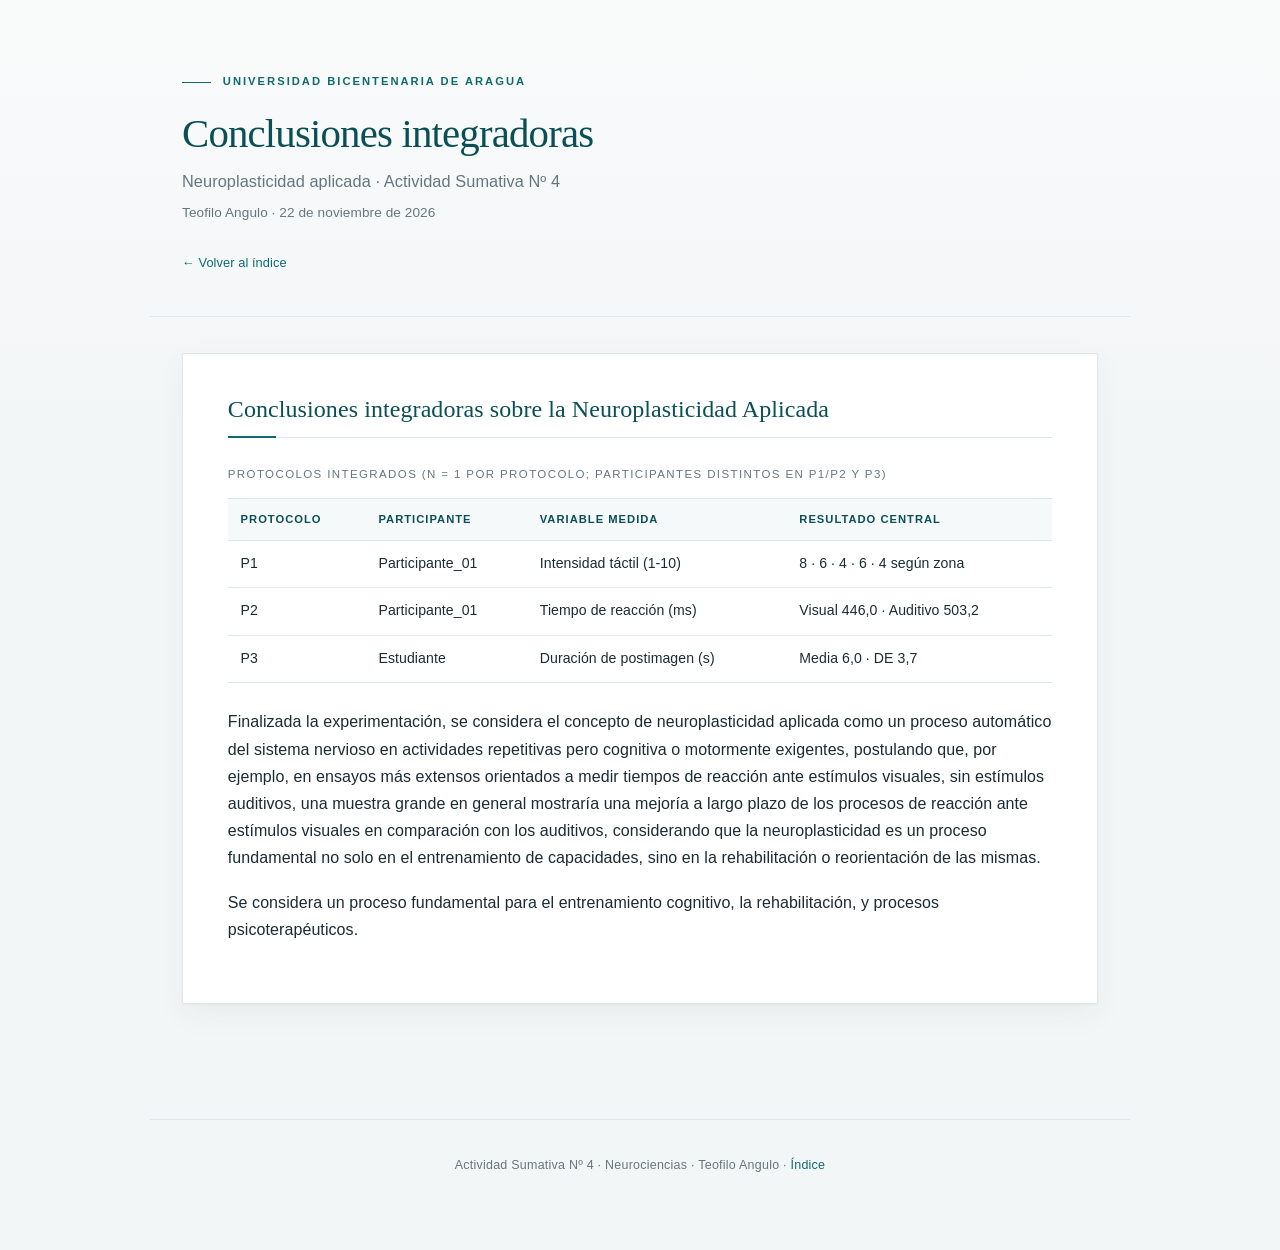
<file: conclusiones.html>
<!DOCTYPE html>
<html lang="es">
<head>
  <meta charset="UTF-8">
  <meta name="viewport" content="width=device-width, initial-scale=1.0">
  <title>Conclusiones integradoras — Neuroplasticidad aplicada</title>
  <link rel="stylesheet" href="styles.css">
</head>
<body>

  <header class="cabecera">
    <p class="institucion">Universidad Bicentenaria de Aragua</p>
    <h1>Conclusiones integradoras</h1>
    <p class="subtitulo">Neuroplasticidad aplicada · Actividad Sumativa Nº 4</p>
    <p class="autor">Teofilo Angulo · 22 de noviembre de 2026</p>
    <a class="volver" href="index.html">← Volver al índice</a>
  </header>

  <main class="contenido">

    <section id="conclusiones">
      <h2>Conclusiones integradoras sobre la Neuroplasticidad Aplicada</h2>

      <table class="datos">
        <caption>Protocolos integrados (N = 1 por protocolo; participantes distintos en P1/P2 y P3)</caption>
        <thead><tr><th>Protocolo</th><th>Participante</th><th>Variable medida</th><th>Resultado central</th></tr></thead>
        <tbody>
          <tr><td>P1</td><td>Participante_01</td><td>Intensidad táctil (1-10)</td><td>8 · 6 · 4 · 6 · 4 según zona</td></tr>
          <tr><td>P2</td><td>Participante_01</td><td>Tiempo de reacción (ms)</td><td>Visual 446,0 · Auditivo 503,2</td></tr>
          <tr><td>P3</td><td>Estudiante</td><td>Duración de postimagen (s)</td><td>Media 6,0 · DE 3,7</td></tr>
        </tbody>
      </table>

      <!-- INICIO_TEXTO:conclusiones -->
<p>Finalizada la experimentación, se considera el concepto de neuroplasticidad aplicada como un proceso automático del sistema nervioso en actividades repetitivas pero cognitiva o motormente exigentes, postulando que, por ejemplo, en ensayos más extensos orientados a medir tiempos de reacción ante estímulos visuales, sin estímulos auditivos, una muestra grande en general mostraría una mejoría a largo plazo de los procesos de reacción ante estímulos visuales en comparación con los auditivos, considerando que la neuroplasticidad es un proceso fundamental no solo en el entrenamiento de capacidades, sino en la rehabilitación o reorientación de las mismas.</p>
<p>Se considera un proceso fundamental para el entrenamiento cognitivo, la rehabilitación, y procesos psicoterapéuticos.</p>
<!-- FIN_TEXTO:conclusiones -->
    </section>

  </main>

  <footer>
    <p>Actividad Sumativa Nº 4 · Neurociencias · Teofilo Angulo · <a href="index.html">Índice</a></p>
  </footer>

</body>
</html>
</file>
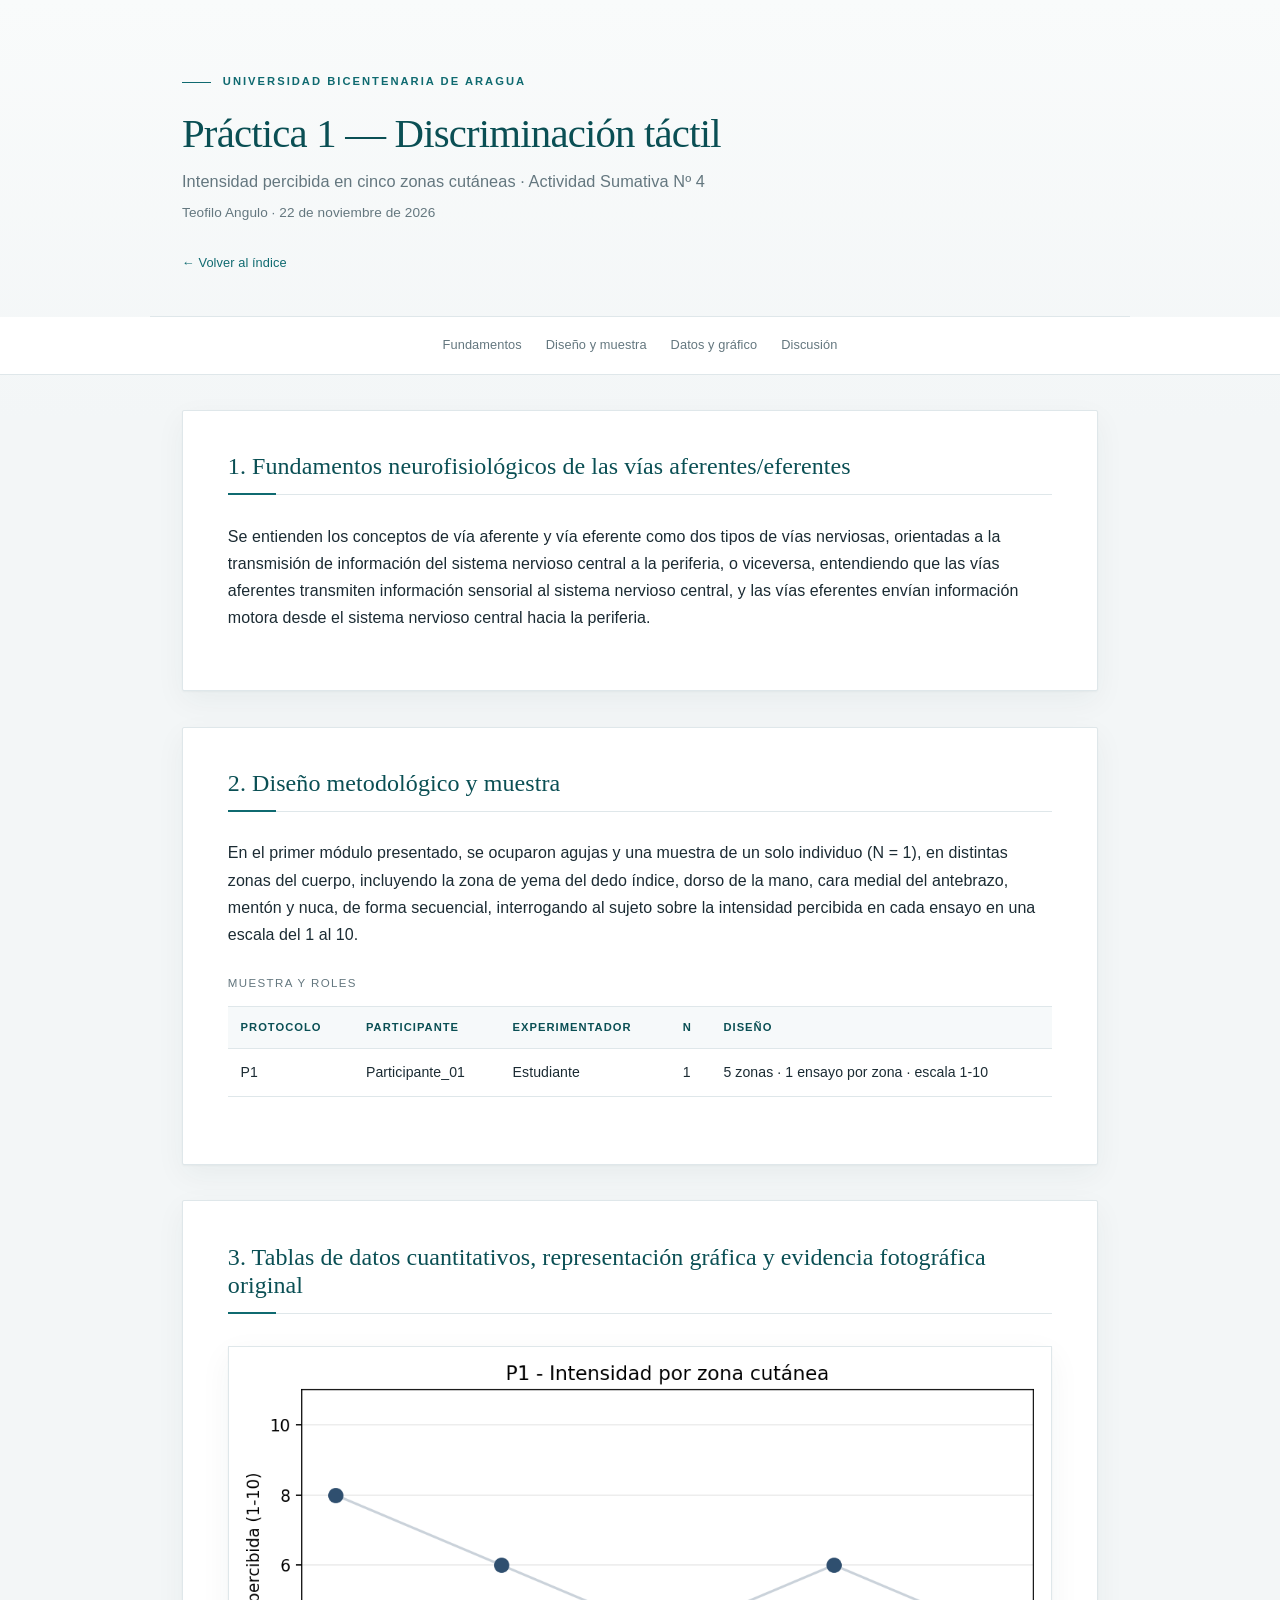
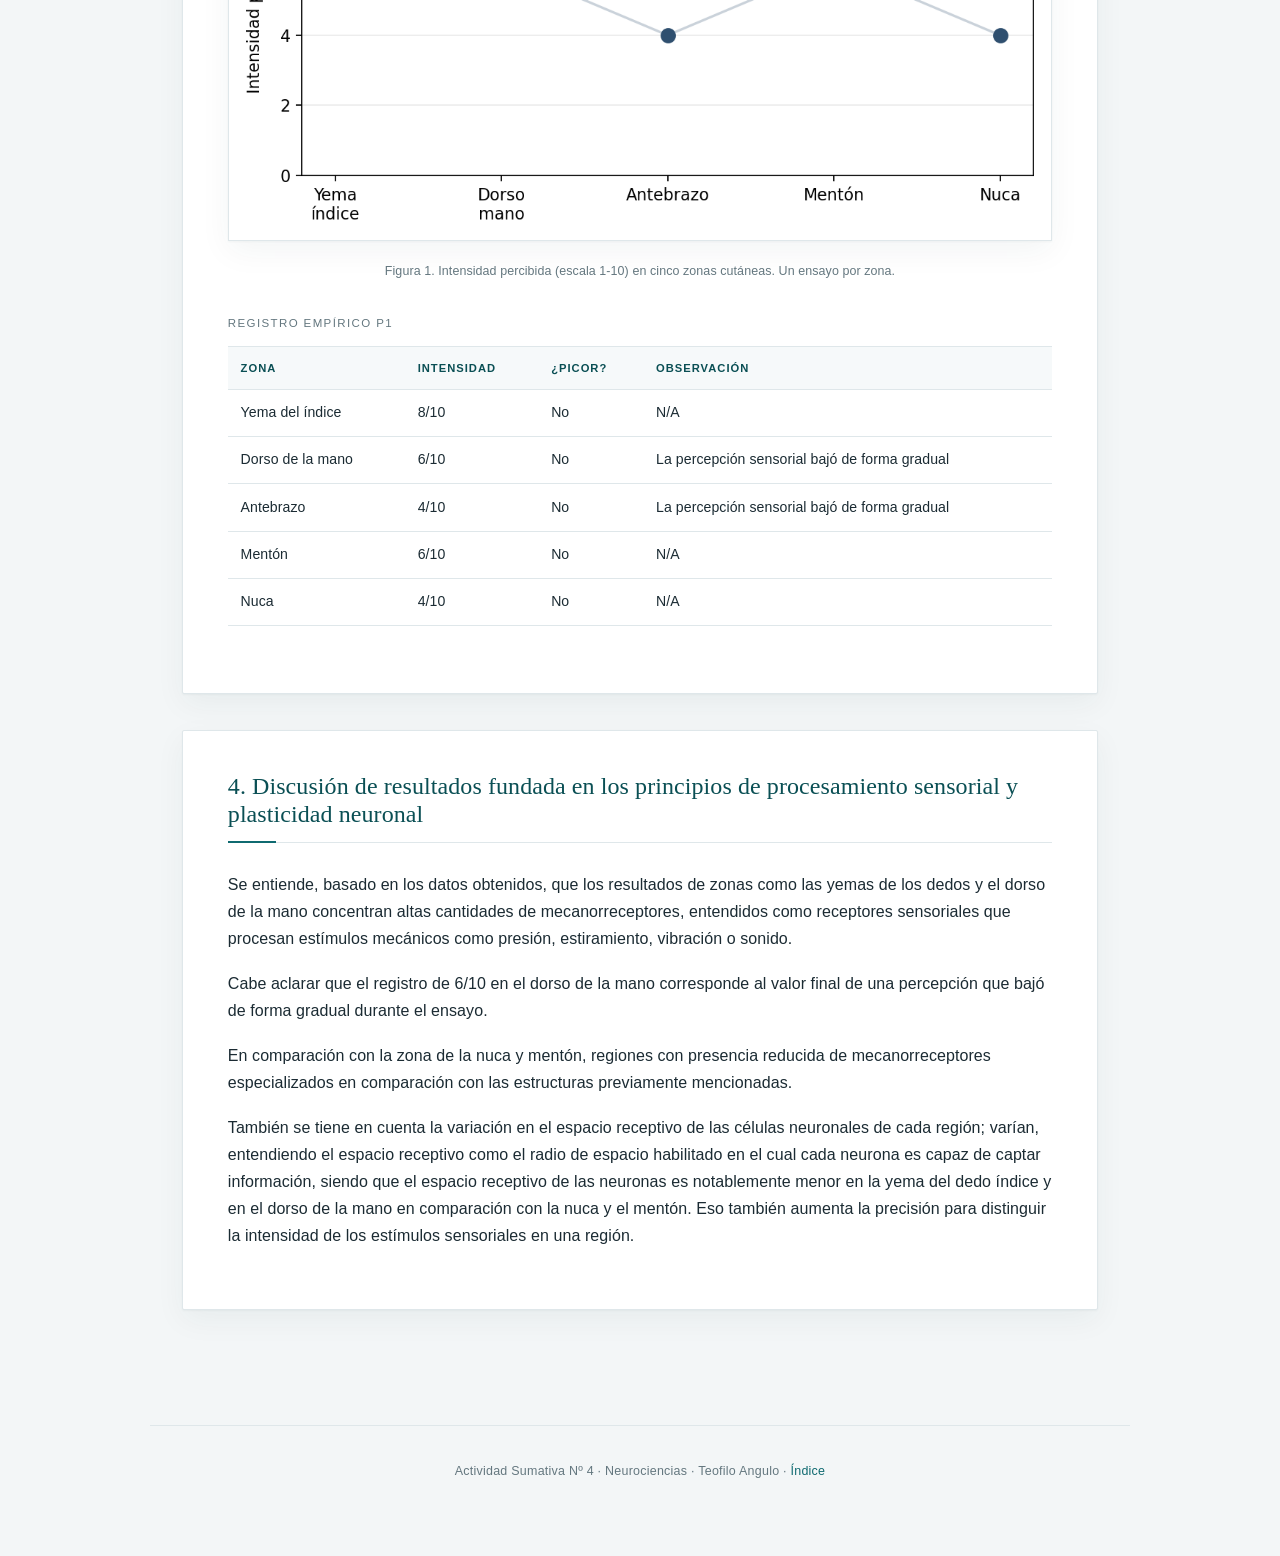
<file: modulo1.html>
<!DOCTYPE html>
<html lang="es">
<head>
  <meta charset="UTF-8">
  <meta name="viewport" content="width=device-width, initial-scale=1.0">
  <title>Práctica 1 — Discriminación táctil</title>
  <link rel="stylesheet" href="styles.css">
</head>
<body>

  <header class="cabecera">
    <p class="institucion">Universidad Bicentenaria de Aragua</p>
    <h1>Práctica 1 — Discriminación táctil</h1>
    <p class="subtitulo">Intensidad percibida en cinco zonas cutáneas · Actividad Sumativa Nº 4</p>
    <p class="autor">Teofilo Angulo · 22 de noviembre de 2026</p>
    <a class="volver" href="index.html">← Volver al índice</a>
  </header>

  <nav class="nav" aria-label="Navegación de la sección">
    <a href="#fundamentos">Fundamentos</a>
    <a href="#metodo">Diseño y muestra</a>
    <a href="#datos">Datos y gráfico</a>
    <a href="#discusion">Discusión</a>
  </nav>

  <main class="contenido">

    <section id="fundamentos">
      <h2>1. Fundamentos neurofisiológicos de las vías aferentes/eferentes</h2>
      <!-- INICIO_TEXTO:m1_fundamentos -->
<p>Se entienden los conceptos de vía aferente y vía eferente como dos tipos de vías nerviosas, orientadas a la transmisión de información del sistema nervioso central a la periferia, o viceversa, entendiendo que las vías aferentes transmiten información sensorial al sistema nervioso central, y las vías eferentes envían información motora desde el sistema nervioso central hacia la periferia.</p>
<!-- FIN_TEXTO:m1_fundamentos -->
    </section>

    <section id="metodo">
      <h2>2. Diseño metodológico y muestra</h2>
      <!-- INICIO_TEXTO:m1_metodo -->
<p>En el primer módulo presentado, se ocuparon agujas y una muestra de un solo individuo (N = 1), en distintas zonas del cuerpo, incluyendo la zona de yema del dedo índice, dorso de la mano, cara medial del antebrazo, mentón y nuca, de forma secuencial, interrogando al sujeto sobre la intensidad percibida en cada ensayo en una escala del 1 al 10.</p>
<!-- FIN_TEXTO:m1_metodo -->

      <table class="datos">
        <caption>Muestra y roles</caption>
        <thead><tr><th>Protocolo</th><th>Participante</th><th>Experimentador</th><th>n</th><th>Diseño</th></tr></thead>
        <tbody>
          <tr><td>P1</td><td>Participante_01</td><td>Estudiante</td><td>1</td><td>5 zonas · 1 ensayo por zona · escala 1-10</td></tr>
        </tbody>
      </table>
    </section>

    <section id="datos">
      <h2>3. Tablas de datos cuantitativos, representación gráfica y evidencia fotográfica original</h2>

      <figure>
        <img src="assets/p1_dispersion.png" alt="Dispersión de la intensidad percibida por zona cutánea">
        <figcaption>Figura 1. Intensidad percibida (escala 1-10) en cinco zonas cutáneas. Un ensayo por zona.</figcaption>
      </figure>

      <table class="datos">
        <caption>Registro empírico P1</caption>
        <thead><tr><th>Zona</th><th>Intensidad</th><th>¿Picor?</th><th>Observación</th></tr></thead>
        <tbody>
          <tr><td>Yema del índice</td><td>8/10</td><td>No</td><td>N/A</td></tr>
          <tr><td>Dorso de la mano</td><td>6/10</td><td>No</td><td>La percepción sensorial bajó de forma gradual</td></tr>
          <tr><td>Antebrazo</td><td>4/10</td><td>No</td><td>La percepción sensorial bajó de forma gradual</td></tr>
          <tr><td>Mentón</td><td>6/10</td><td>No</td><td>N/A</td></tr>
          <tr><td>Nuca</td><td>4/10</td><td>No</td><td>N/A</td></tr>
        </tbody>
      </table>

    </section>

    <section id="discusion">
      <h2>4. Discusión de resultados fundada en los principios de procesamiento sensorial y plasticidad neuronal</h2>
      <!-- INICIO_TEXTO:m1_discusion -->
<p>Se entiende, basado en los datos obtenidos, que los resultados de zonas como las yemas de los dedos y el dorso de la mano concentran altas cantidades de mecanorreceptores, entendidos como receptores sensoriales que procesan estímulos mecánicos como presión, estiramiento, vibración o sonido.</p>
<p>Cabe aclarar que el registro de 6/10 en el dorso de la mano corresponde al valor final de una percepción que bajó de forma gradual durante el ensayo.</p>
<p>En comparación con la zona de la nuca y mentón, regiones con presencia reducida de mecanorreceptores especializados en comparación con las estructuras previamente mencionadas.</p>
<p>También se tiene en cuenta la variación en el espacio receptivo de las células neuronales de cada región; varían, entendiendo el espacio receptivo como el radio de espacio habilitado en el cual cada neurona es capaz de captar información, siendo que el espacio receptivo de las neuronas es notablemente menor en la yema del dedo índice y en el dorso de la mano en comparación con la nuca y el mentón. Eso también aumenta la precisión para distinguir la intensidad de los estímulos sensoriales en una región.</p>
<!-- FIN_TEXTO:m1_discusion -->
    </section>

  </main>

  <footer>
    <p>Actividad Sumativa Nº 4 · Neurociencias · Teofilo Angulo · <a href="index.html">Índice</a></p>
  </footer>

</body>
</html>
</file>
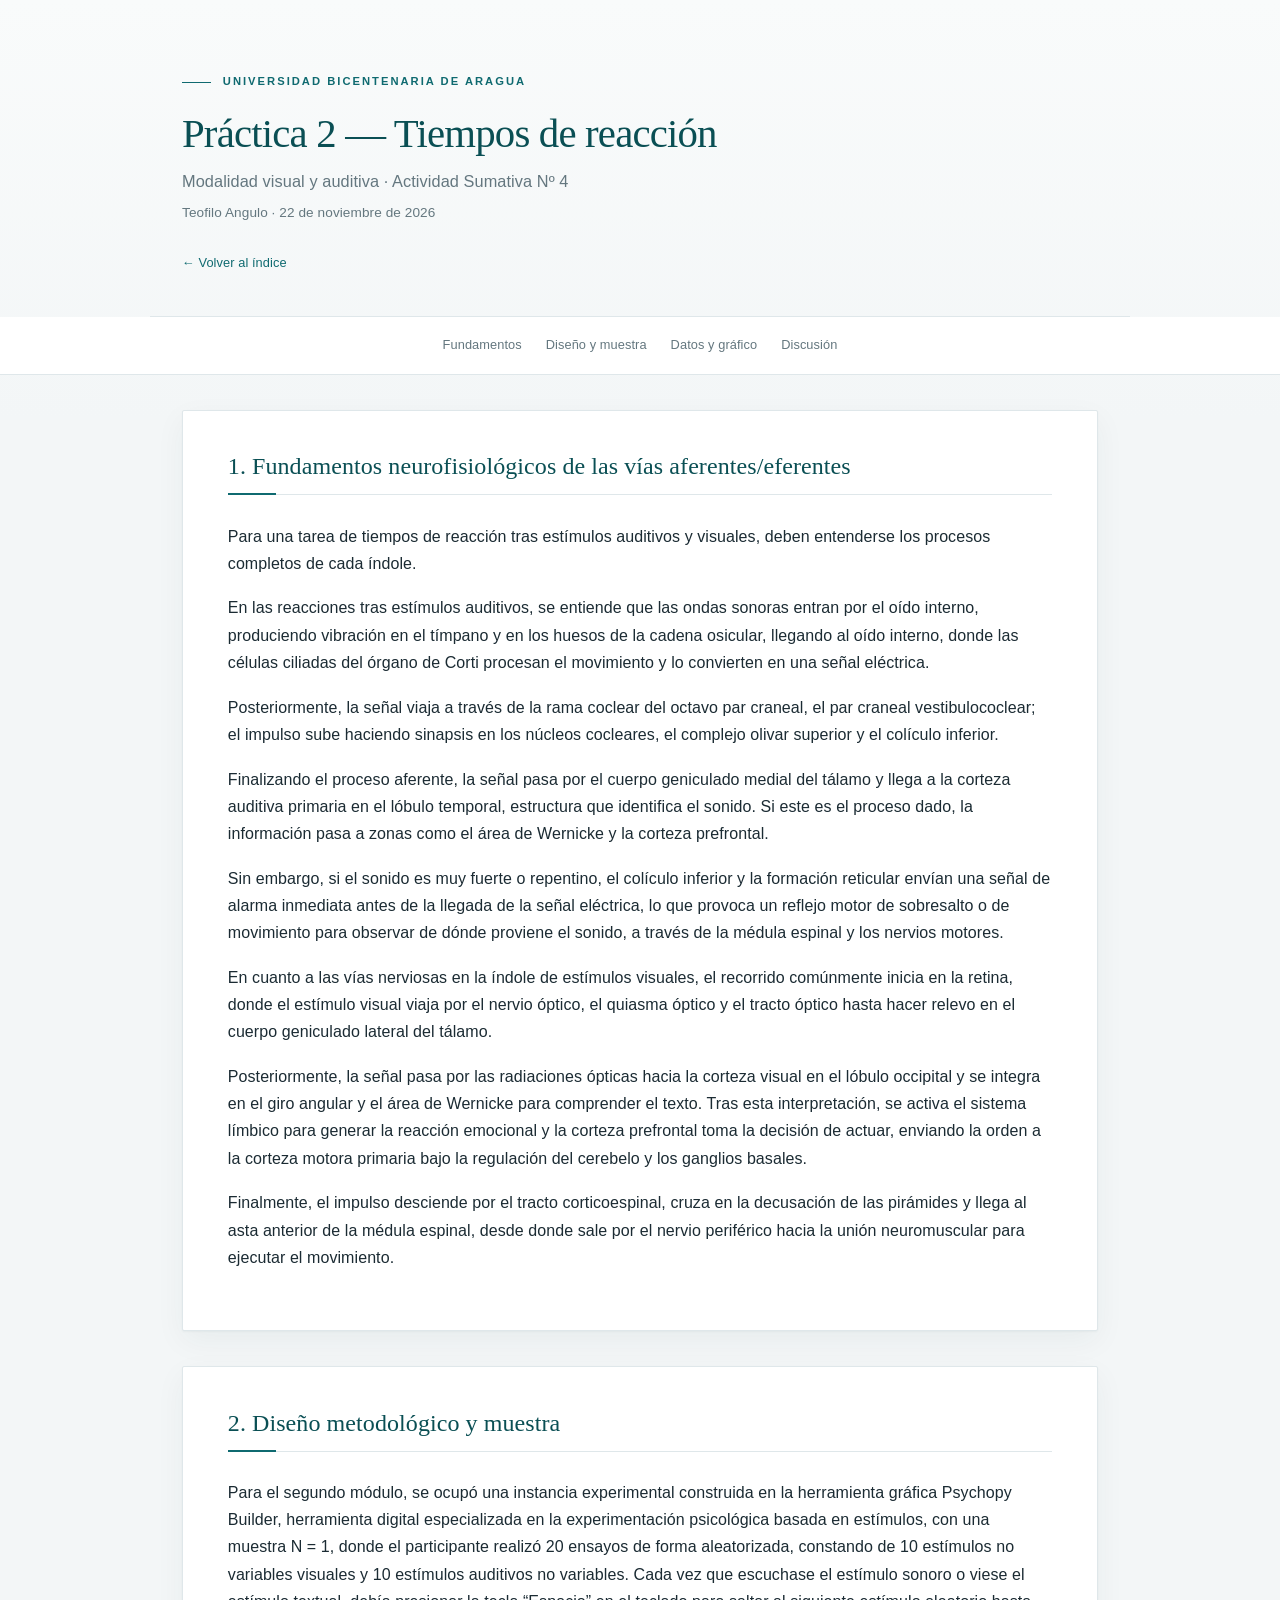
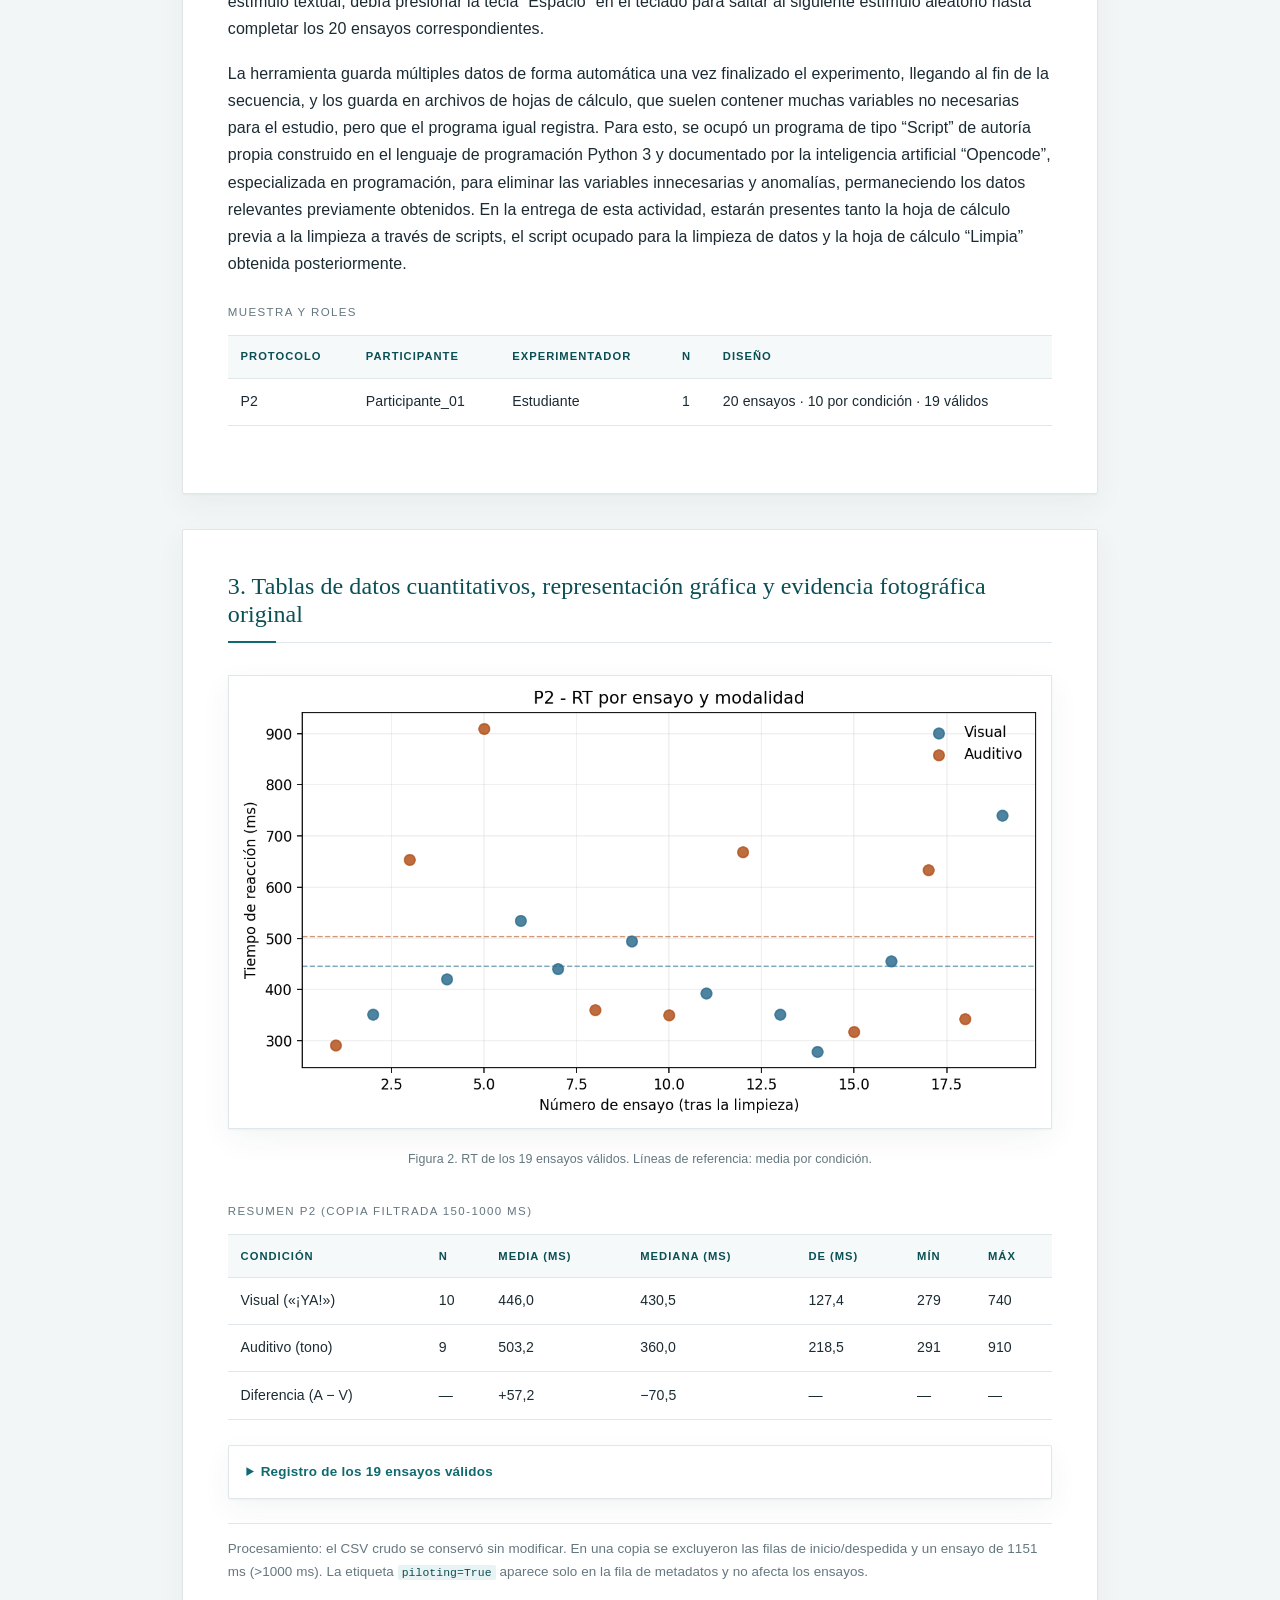
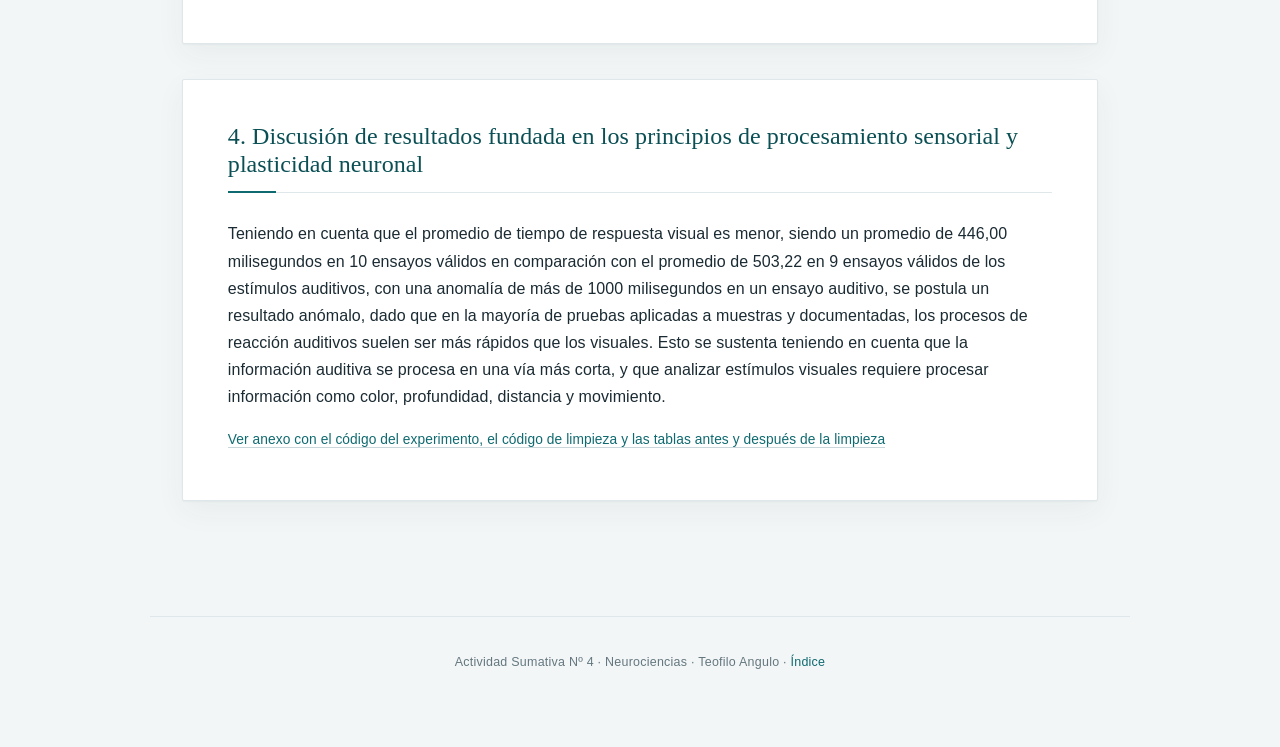
<file: modulo2.html>
<!DOCTYPE html>
<html lang="es">
<head>
  <meta charset="UTF-8">
  <meta name="viewport" content="width=device-width, initial-scale=1.0">
  <title>Práctica 2 — Tiempos de reacción</title>
  <link rel="stylesheet" href="styles.css">
</head>
<body>

  <header class="cabecera">
    <p class="institucion">Universidad Bicentenaria de Aragua</p>
    <h1>Práctica 2 — Tiempos de reacción</h1>
    <p class="subtitulo">Modalidad visual y auditiva · Actividad Sumativa Nº 4</p>
    <p class="autor">Teofilo Angulo · 22 de noviembre de 2026</p>
    <a class="volver" href="index.html">← Volver al índice</a>
  </header>

  <nav class="nav" aria-label="Navegación de la sección">
    <a href="#fundamentos">Fundamentos</a>
    <a href="#metodo">Diseño y muestra</a>
    <a href="#datos">Datos y gráfico</a>
    <a href="#discusion">Discusión</a>
  </nav>

  <main class="contenido">

    <section id="fundamentos">
      <h2>1. Fundamentos neurofisiológicos de las vías aferentes/eferentes</h2>
      <!-- INICIO_TEXTO:m2_fundamentos -->
<p>Para una tarea de tiempos de reacción tras estímulos auditivos y visuales, deben entenderse los procesos completos de cada índole.</p>
<p>En las reacciones tras estímulos auditivos, se entiende que las ondas sonoras entran por el oído interno, produciendo vibración en el tímpano y en los huesos de la cadena osicular, llegando al oído interno, donde las células ciliadas del órgano de Corti procesan el movimiento y lo convierten en una señal eléctrica.</p>
<p>Posteriormente, la señal viaja a través de la rama coclear del octavo par craneal, el par craneal vestibulococlear; el impulso sube haciendo sinapsis en los núcleos cocleares, el complejo olivar superior y el colículo inferior.</p>
<p>Finalizando el proceso aferente, la señal pasa por el cuerpo geniculado medial del tálamo y llega a la corteza auditiva primaria en el lóbulo temporal, estructura que identifica el sonido. Si este es el proceso dado, la información pasa a zonas como el área de Wernicke y la corteza prefrontal.</p>
<p>Sin embargo, si el sonido es muy fuerte o repentino, el colículo inferior y la formación reticular envían una señal de alarma inmediata antes de la llegada de la señal eléctrica, lo que provoca un reflejo motor de sobresalto o de movimiento para observar de dónde proviene el sonido, a través de la médula espinal y los nervios motores.</p>
<p>En cuanto a las vías nerviosas en la índole de estímulos visuales, el recorrido comúnmente inicia en la retina, donde el estímulo visual viaja por el nervio óptico, el quiasma óptico y el tracto óptico hasta hacer relevo en el cuerpo geniculado lateral del tálamo.</p>
<p>Posteriormente, la señal pasa por las radiaciones ópticas hacia la corteza visual en el lóbulo occipital y se integra en el giro angular y el área de Wernicke para comprender el texto. Tras esta interpretación, se activa el sistema límbico para generar la reacción emocional y la corteza prefrontal toma la decisión de actuar, enviando la orden a la corteza motora primaria bajo la regulación del cerebelo y los ganglios basales.</p>
<p>Finalmente, el impulso desciende por el tracto corticoespinal, cruza en la decusación de las pirámides y llega al asta anterior de la médula espinal, desde donde sale por el nervio periférico hacia la unión neuromuscular para ejecutar el movimiento.</p>
<!-- FIN_TEXTO:m2_fundamentos -->
    </section>

    <section id="metodo">
      <h2>2. Diseño metodológico y muestra</h2>
      <!-- INICIO_TEXTO:m2_metodo -->
<p>Para el segundo módulo, se ocupó una instancia experimental construida en la herramienta gráfica Psychopy Builder, herramienta digital especializada en la experimentación psicológica basada en estímulos, con una muestra N = 1, donde el participante realizó 20 ensayos de forma aleatorizada, constando de 10 estímulos no variables visuales y 10 estímulos auditivos no variables. Cada vez que escuchase el estímulo sonoro o viese el estímulo textual, debía presionar la tecla “Espacio” en el teclado para saltar al siguiente estímulo aleatorio hasta completar los 20 ensayos correspondientes.</p>
<p>La herramienta guarda múltiples datos de forma automática una vez finalizado el experimento, llegando al fin de la secuencia, y los guarda en archivos de hojas de cálculo, que suelen contener muchas variables no necesarias para el estudio, pero que el programa igual registra. Para esto, se ocupó un programa de tipo “Script” de autoría propia construido en el lenguaje de programación Python 3 y documentado por la inteligencia artificial “Opencode”, especializada en programación, para eliminar las variables innecesarias y anomalías, permaneciendo los datos relevantes previamente obtenidos. En la entrega de esta actividad, estarán presentes tanto la hoja de cálculo previa a la limpieza a través de scripts, el script ocupado para la limpieza de datos y la hoja de cálculo “Limpia” obtenida posteriormente.</p>
<!-- FIN_TEXTO:m2_metodo -->

      <table class="datos">
        <caption>Muestra y roles</caption>
        <thead><tr><th>Protocolo</th><th>Participante</th><th>Experimentador</th><th>n</th><th>Diseño</th></tr></thead>
        <tbody>
          <tr><td>P2</td><td>Participante_01</td><td>Estudiante</td><td>1</td><td>20 ensayos · 10 por condición · 19 válidos</td></tr>
        </tbody>
      </table>
    </section>

    <section id="datos">
      <h2>3. Tablas de datos cuantitativos, representación gráfica y evidencia fotográfica original</h2>

      <figure>
        <img src="assets/p2_dispersion.png" alt="Dispersión de los tiempos de reacción por ensayo y condición">
        <figcaption>Figura 2. RT de los 19 ensayos válidos. Líneas de referencia: media por condición.</figcaption>
      </figure>

      <table class="datos">
        <caption>Resumen P2 (copia filtrada 150-1000 ms)</caption>
        <thead><tr><th>Condición</th><th>n</th><th>Media (ms)</th><th>Mediana (ms)</th><th>DE (ms)</th><th>Mín</th><th>Máx</th></tr></thead>
        <tbody>
          <tr><td>Visual («¡YA!»)</td><td>10</td><td>446,0</td><td>430,5</td><td>127,4</td><td>279</td><td>740</td></tr>
          <tr><td>Auditivo (tono)</td><td>9</td><td>503,2</td><td>360,0</td><td>218,5</td><td>291</td><td>910</td></tr>
          <tr><td>Diferencia (A − V)</td><td>—</td><td>+57,2</td><td>−70,5</td><td>—</td><td>—</td><td>—</td></tr>
        </tbody>
      </table>

      <details>
        <summary>Registro de los 19 ensayos válidos</summary>
        <table class="datos">
          <thead><tr><th>Ensayo</th><th>Condición</th><th>RT (ms)</th></tr></thead>
          <tbody>
            <tr><td>1</td><td>Auditivo</td><td>291</td></tr>
            <tr><td>2</td><td>Visual</td><td>351</td></tr>
            <tr><td>3</td><td>Auditivo</td><td>654</td></tr>
            <tr><td>4</td><td>Visual</td><td>421</td></tr>
            <tr><td>5</td><td>Auditivo</td><td>910</td></tr>
            <tr><td>6</td><td>Visual</td><td>534</td></tr>
            <tr><td>7</td><td>Visual</td><td>440</td></tr>
            <tr><td>8</td><td>Auditivo</td><td>360</td></tr>
            <tr><td>9</td><td>Visual</td><td>495</td></tr>
            <tr><td>10</td><td>Auditivo</td><td>350</td></tr>
            <tr><td>11</td><td>Visual</td><td>393</td></tr>
            <tr><td>12</td><td>Auditivo</td><td>669</td></tr>
            <tr><td>13</td><td>Visual</td><td>351</td></tr>
            <tr><td>14</td><td>Visual</td><td>279</td></tr>
            <tr><td>15</td><td>Auditivo</td><td>318</td></tr>
            <tr><td>16</td><td>Visual</td><td>456</td></tr>
            <tr><td>17</td><td>Auditivo</td><td>634</td></tr>
            <tr><td>18</td><td>Auditivo</td><td>343</td></tr>
            <tr><td>19</td><td>Visual</td><td>740</td></tr>
          </tbody>
        </table>
      </details>

      <p class="nota">Procesamiento: el CSV crudo se conservó sin modificar. En una copia se excluyeron las filas de inicio/despedida y un ensayo de 1151 ms (&gt;1000 ms). La etiqueta <code>piloting=True</code> aparece solo en la fila de metadatos y no afecta los ensayos.</p>

    </section>

    <section id="discusion">
      <h2>4. Discusión de resultados fundada en los principios de procesamiento sensorial y plasticidad neuronal</h2>
      <!-- INICIO_TEXTO:m2_discusion -->
<p>Teniendo en cuenta que el promedio de tiempo de respuesta visual es menor, siendo un promedio de 446,00 milisegundos en 10 ensayos válidos en comparación con el promedio de 503,22 en 9 ensayos válidos de los estímulos auditivos, con una anomalía de más de 1000 milisegundos en un ensayo auditivo, se postula un resultado anómalo, dado que en la mayoría de pruebas aplicadas a muestras y documentadas, los procesos de reacción auditivos suelen ser más rápidos que los visuales. Esto se sustenta teniendo en cuenta que la información auditiva se procesa en una vía más corta, y que analizar estímulos visuales requiere procesar información como color, profundidad, distancia y movimiento.</p>
<!-- FIN_TEXTO:m2_discusion -->
      <p class="descargas"><a href="anexo_p2.html">Ver anexo con el código del experimento, el código de limpieza y las tablas antes y después de la limpieza</a></p>
    </section>

  </main>

  <footer>
    <p>Actividad Sumativa Nº 4 · Neurociencias · Teofilo Angulo · <a href="index.html">Índice</a></p>
  </footer>

</body>
</html>
</file>
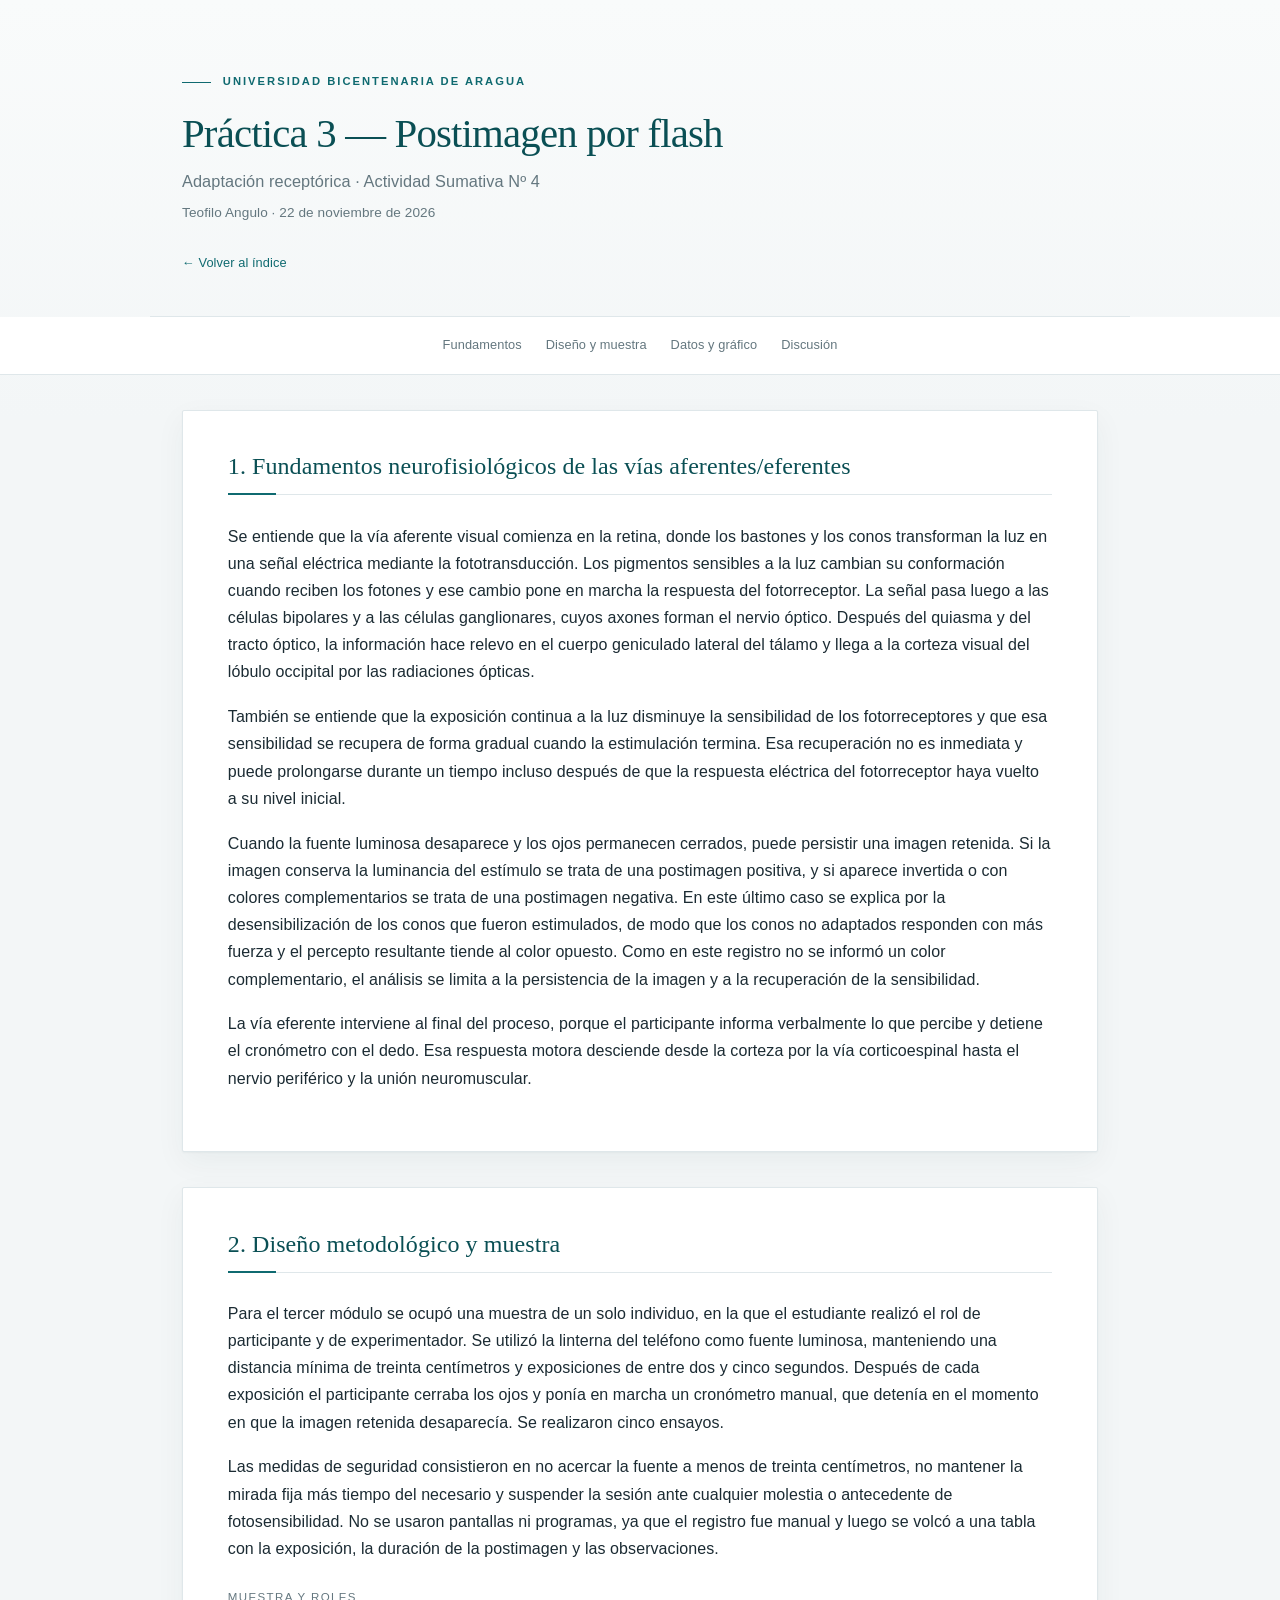
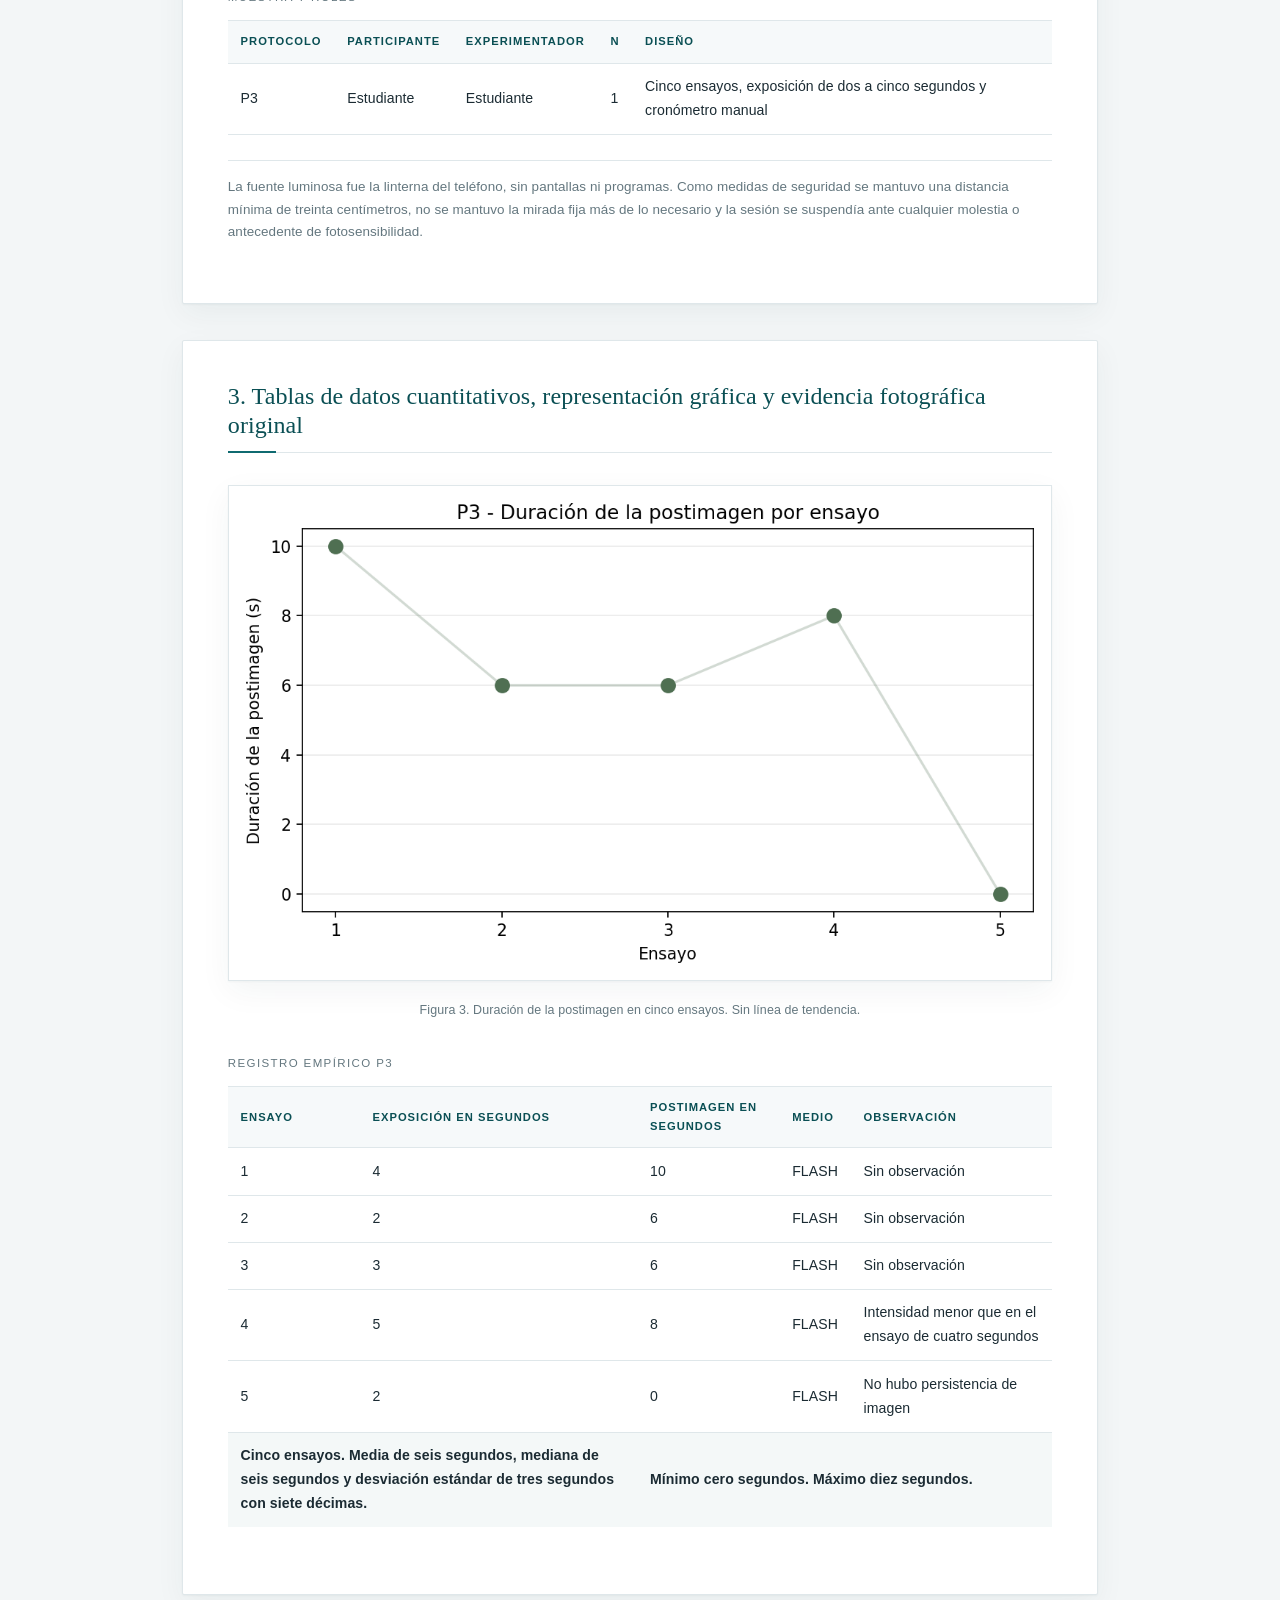
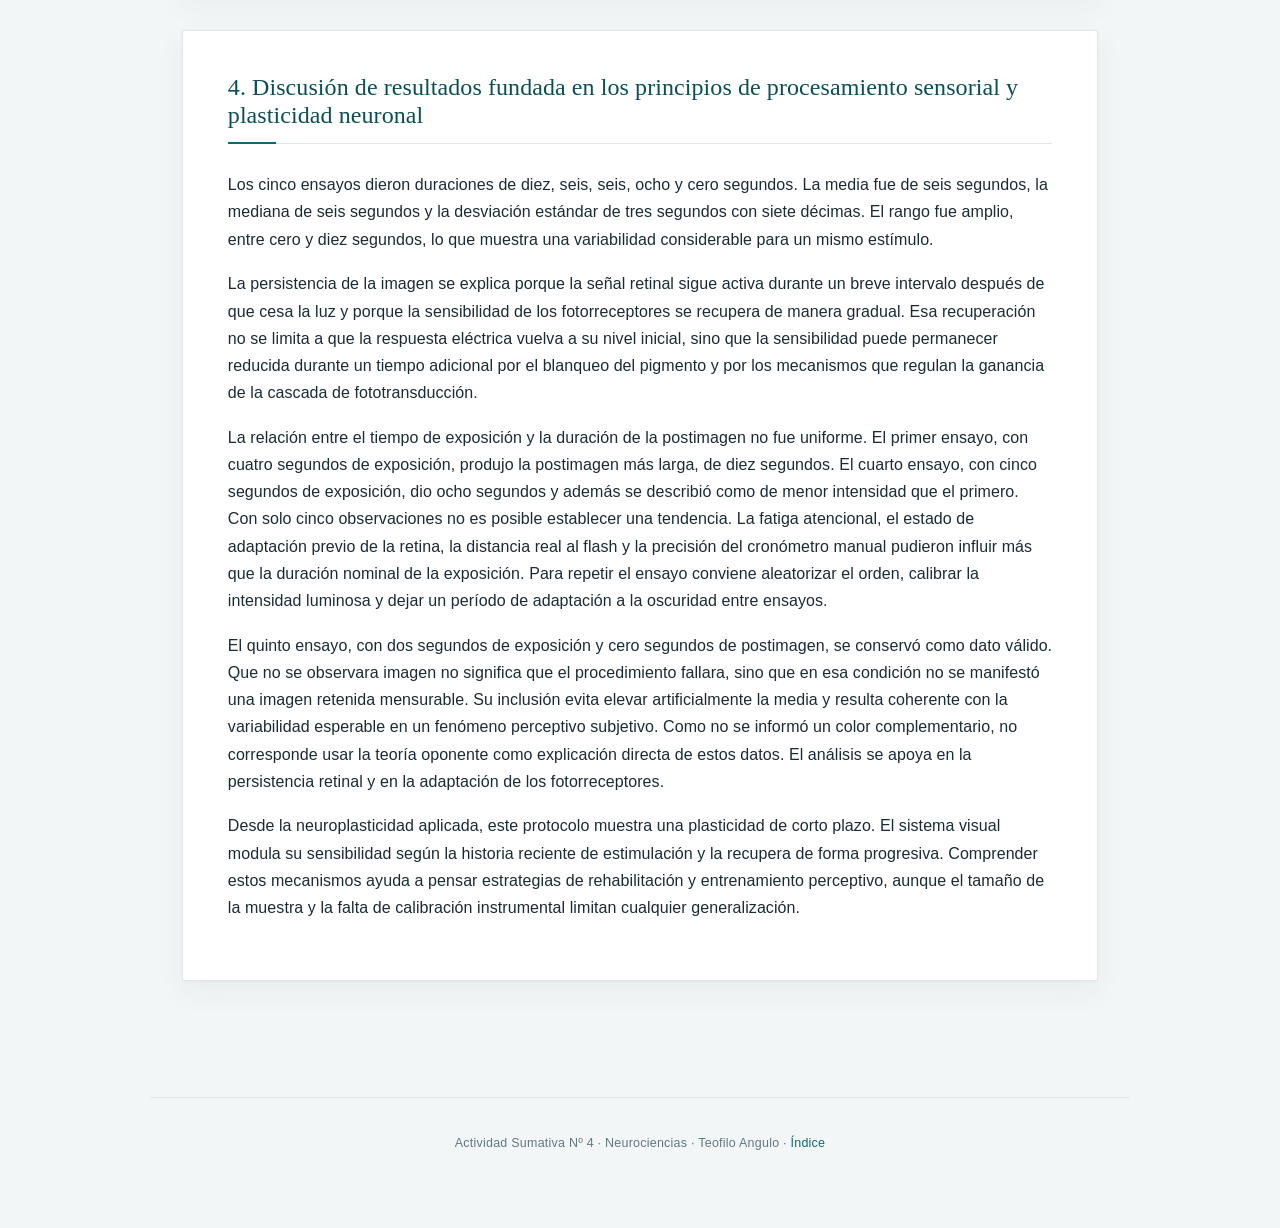
<file: modulo3.html>
<!DOCTYPE html>
<html lang="es">
<head>
  <meta charset="UTF-8">
  <meta name="viewport" content="width=device-width, initial-scale=1.0">
  <title>Práctica 3 — Postimagen por flash</title>
  <link rel="stylesheet" href="styles.css">
</head>
<body>

  <header class="cabecera">
    <p class="institucion">Universidad Bicentenaria de Aragua</p>
    <h1>Práctica 3 — Postimagen por flash</h1>
    <p class="subtitulo">Adaptación receptórica · Actividad Sumativa Nº 4</p>
    <p class="autor">Teofilo Angulo · 22 de noviembre de 2026</p>
    <a class="volver" href="index.html">← Volver al índice</a>
  </header>

  <nav class="nav" aria-label="Navegación de la sección">
    <a href="#fundamentos">Fundamentos</a>
    <a href="#metodo">Diseño y muestra</a>
    <a href="#datos">Datos y gráfico</a>
    <a href="#discusion">Discusión</a>
  </nav>

  <main class="contenido">

    <section id="fundamentos">
      <h2>1. Fundamentos neurofisiológicos de las vías aferentes/eferentes</h2>
      <!-- INICIO_TEXTO:m3_fundamentos -->
<p>Se entiende que la vía aferente visual comienza en la retina, donde los bastones y los conos transforman la luz en una señal eléctrica mediante la fototransducción. Los pigmentos sensibles a la luz cambian su conformación cuando reciben los fotones y ese cambio pone en marcha la respuesta del fotorreceptor. La señal pasa luego a las células bipolares y a las células ganglionares, cuyos axones forman el nervio óptico. Después del quiasma y del tracto óptico, la información hace relevo en el cuerpo geniculado lateral del tálamo y llega a la corteza visual del lóbulo occipital por las radiaciones ópticas.</p>
<p>También se entiende que la exposición continua a la luz disminuye la sensibilidad de los fotorreceptores y que esa sensibilidad se recupera de forma gradual cuando la estimulación termina. Esa recuperación no es inmediata y puede prolongarse durante un tiempo incluso después de que la respuesta eléctrica del fotorreceptor haya vuelto a su nivel inicial.</p>
<p>Cuando la fuente luminosa desaparece y los ojos permanecen cerrados, puede persistir una imagen retenida. Si la imagen conserva la luminancia del estímulo se trata de una postimagen positiva, y si aparece invertida o con colores complementarios se trata de una postimagen negativa. En este último caso se explica por la desensibilización de los conos que fueron estimulados, de modo que los conos no adaptados responden con más fuerza y el percepto resultante tiende al color opuesto. Como en este registro no se informó un color complementario, el análisis se limita a la persistencia de la imagen y a la recuperación de la sensibilidad.</p>
<p>La vía eferente interviene al final del proceso, porque el participante informa verbalmente lo que percibe y detiene el cronómetro con el dedo. Esa respuesta motora desciende desde la corteza por la vía corticoespinal hasta el nervio periférico y la unión neuromuscular.</p>
<!-- FIN_TEXTO:m3_fundamentos -->
    </section>

    <section id="metodo">
      <h2>2. Diseño metodológico y muestra</h2>
      <!-- INICIO_TEXTO:m3_metodo -->
<p>Para el tercer módulo se ocupó una muestra de un solo individuo, en la que el estudiante realizó el rol de participante y de experimentador. Se utilizó la linterna del teléfono como fuente luminosa, manteniendo una distancia mínima de treinta centímetros y exposiciones de entre dos y cinco segundos. Después de cada exposición el participante cerraba los ojos y ponía en marcha un cronómetro manual, que detenía en el momento en que la imagen retenida desaparecía. Se realizaron cinco ensayos.</p>
<p>Las medidas de seguridad consistieron en no acercar la fuente a menos de treinta centímetros, no mantener la mirada fija más tiempo del necesario y suspender la sesión ante cualquier molestia o antecedente de fotosensibilidad. No se usaron pantallas ni programas, ya que el registro fue manual y luego se volcó a una tabla con la exposición, la duración de la postimagen y las observaciones.</p>
<!-- FIN_TEXTO:m3_metodo -->

      <table class="datos">
        <caption>Muestra y roles</caption>
        <thead><tr><th>Protocolo</th><th>Participante</th><th>Experimentador</th><th>n</th><th>Diseño</th></tr></thead>
        <tbody>
          <tr><td>P3</td><td>Estudiante</td><td>Estudiante</td><td>1</td><td>Cinco ensayos, exposición de dos a cinco segundos y cronómetro manual</td></tr>
        </tbody>
      </table>
      <p class="nota">La fuente luminosa fue la linterna del teléfono, sin pantallas ni programas. Como medidas de seguridad se mantuvo una distancia mínima de treinta centímetros, no se mantuvo la mirada fija más de lo necesario y la sesión se suspendía ante cualquier molestia o antecedente de fotosensibilidad. </p>
    </section>

    <section id="datos">
      <h2>3. Tablas de datos cuantitativos, representación gráfica y evidencia fotográfica original</h2>

      <figure>
        <img src="assets/p3_dispersion.png" alt="Dispersión de la duración de la postimagen por ensayo">
        <figcaption>Figura 3. Duración de la postimagen en cinco ensayos. Sin línea de tendencia.</figcaption>
      </figure>

      <table class="datos">
        <caption>Registro empírico P3</caption>
        <thead><tr><th>Ensayo</th><th>Exposición en segundos</th><th>Postimagen en segundos</th><th>Medio</th><th>Observación</th></tr></thead>
        <tbody>
          <tr><td>1</td><td>4</td><td>10</td><td>FLASH</td><td>Sin observación</td></tr>
          <tr><td>2</td><td>2</td><td>6</td><td>FLASH</td><td>Sin observación</td></tr>
          <tr><td>3</td><td>3</td><td>6</td><td>FLASH</td><td>Sin observación</td></tr>
          <tr><td>4</td><td>5</td><td>8</td><td>FLASH</td><td>Intensidad menor que en el ensayo de cuatro segundos</td></tr>
          <tr><td>5</td><td>2</td><td>0</td><td>FLASH</td><td>No hubo persistencia de imagen</td></tr>
        </tbody>
        <tfoot><tr><td colspan="2">Cinco ensayos. Media de seis segundos, mediana de seis segundos y desviación estándar de tres segundos con siete décimas.</td><td colspan="3">Mínimo cero segundos. Máximo diez segundos.</td></tr></tfoot>
      </table>
    </section>

    <section id="discusion">
      <h2>4. Discusión de resultados fundada en los principios de procesamiento sensorial y plasticidad neuronal</h2>
      <!-- INICIO_TEXTO:m3_discusion -->
<p>Los cinco ensayos dieron duraciones de diez, seis, seis, ocho y cero segundos. La media fue de seis segundos, la mediana de seis segundos y la desviación estándar de tres segundos con siete décimas. El rango fue amplio, entre cero y diez segundos, lo que muestra una variabilidad considerable para un mismo estímulo.</p>
<p>La persistencia de la imagen se explica porque la señal retinal sigue activa durante un breve intervalo después de que cesa la luz y porque la sensibilidad de los fotorreceptores se recupera de manera gradual. Esa recuperación no se limita a que la respuesta eléctrica vuelva a su nivel inicial, sino que la sensibilidad puede permanecer reducida durante un tiempo adicional por el blanqueo del pigmento y por los mecanismos que regulan la ganancia de la cascada de fototransducción.</p>
<p>La relación entre el tiempo de exposición y la duración de la postimagen no fue uniforme. El primer ensayo, con cuatro segundos de exposición, produjo la postimagen más larga, de diez segundos. El cuarto ensayo, con cinco segundos de exposición, dio ocho segundos y además se describió como de menor intensidad que el primero. Con solo cinco observaciones no es posible establecer una tendencia. La fatiga atencional, el estado de adaptación previo de la retina, la distancia real al flash y la precisión del cronómetro manual pudieron influir más que la duración nominal de la exposición. Para repetir el ensayo conviene aleatorizar el orden, calibrar la intensidad luminosa y dejar un período de adaptación a la oscuridad entre ensayos.</p>
<p>El quinto ensayo, con dos segundos de exposición y cero segundos de postimagen, se conservó como dato válido. Que no se observara imagen no significa que el procedimiento fallara, sino que en esa condición no se manifestó una imagen retenida mensurable. Su inclusión evita elevar artificialmente la media y resulta coherente con la variabilidad esperable en un fenómeno perceptivo subjetivo. Como no se informó un color complementario, no corresponde usar la teoría oponente como explicación directa de estos datos. El análisis se apoya en la persistencia retinal y en la adaptación de los fotorreceptores.</p>
<p>Desde la neuroplasticidad aplicada, este protocolo muestra una plasticidad de corto plazo. El sistema visual modula su sensibilidad según la historia reciente de estimulación y la recupera de forma progresiva. Comprender estos mecanismos ayuda a pensar estrategias de rehabilitación y entrenamiento perceptivo, aunque el tamaño de la muestra y la falta de calibración instrumental limitan cualquier generalización.</p>
<!-- FIN_TEXTO:m3_discusion -->
    </section>

  </main>

  <footer>
    <p>Actividad Sumativa Nº 4 · Neurociencias · Teofilo Angulo · <a href="index.html">Índice</a></p>
  </footer>

</body>
</html>
</file>
<file: styles.css>
/* Estética clínica minimalista: blanco, gris frío, una sola línea de acento.
   Cambios solo visuales: no se modifica texto, orden ni contenido. */

:root {
  --fondo: #f3f6f7;
  --papel: #ffffff;
  --texto: #1b2b33;
  --suave: #64777f;
  --linea: #dfe7ea;
  --linea-fuerte: #c9d6da;
  --acento: #0f6a70;
  --acento-oscuro: #0a4f54;
  --acento-suave: #e9f3f3;
  --aviso: #8a6d3b;
  --sombra: 0 1px 2px rgba(16, 52, 60, .04), 0 10px 30px rgba(16, 52, 60, .05);
  --sombra-alta: 0 2px 4px rgba(16, 52, 60, .05), 0 16px 36px rgba(16, 52, 60, .08);
}

* { box-sizing: border-box; }
html { scroll-behavior: smooth; }

body {
  margin: 0;
  background-color: var(--fondo);
  background-image: linear-gradient(180deg, #f9fbfb 0, var(--fondo) 420px);
  background-repeat: no-repeat;
  color: var(--texto);
  font-family: -apple-system, BlinkMacSystemFont, "Segoe UI", Roboto, Helvetica, Arial, sans-serif;
  font-size: 16px;
  line-height: 1.7;
  letter-spacing: .005em;
  -webkit-font-smoothing: antialiased;
}

p { margin: 0 0 1.1rem; }

.cabecera {
  max-width: 980px;
  margin: 0 auto;
  padding: 4.5rem 2rem 2.6rem;
  border-bottom: 1px solid var(--linea);
}

.institucion {
  text-transform: uppercase;
  letter-spacing: .18em;
  font-size: .7rem;
  font-weight: 600;
  color: var(--acento);
  margin: 0 0 1.2rem;
}
.institucion::before {
  content: "";
  display: inline-block;
  width: 1.8rem;
  height: 1px;
  background: var(--acento);
  vertical-align: middle;
  margin-right: .75rem;
}

h1, h2 {
  font-family: Georgia, "Times New Roman", serif;
  font-weight: 500;
  color: var(--acento-oscuro);
  line-height: 1.18;
}
h1 { font-size: 2.55rem; letter-spacing: -.02em; margin: 0 0 .6rem; }
h2 {
  position: relative;
  font-size: 1.5rem;
  margin: 0 0 1.7rem;
  padding-bottom: .85rem;
  border-bottom: 1px solid var(--linea);
}
h2::after {
  content: "";
  position: absolute;
  left: 0;
  bottom: -1px;
  width: 3rem;
  height: 2px;
  background: var(--acento);
}
h3 {
  margin: 2.2rem 0 .7rem;
  font-family: inherit;
  font-size: .76rem;
  font-weight: 700;
  text-transform: uppercase;
  letter-spacing: .14em;
  color: var(--acento);
}

.subtitulo { font-size: 1.02rem; color: var(--suave); margin: 0 0 .35rem; }
.autor { font-size: .85rem; color: var(--suave); margin: 0; }

/* ---------- ÍNDICE ---------- */
main.menu { max-width: 980px; margin: 0 auto; padding: 1rem 2rem 4rem; }
.instruccion {
  font-size: .74rem;
  text-transform: uppercase;
  letter-spacing: .12em;
  color: var(--suave);
  margin: 1.8rem 0 1.2rem;
}

.tarjeta {
  display: block;
  text-decoration: none;
  color: inherit;
  background: var(--papel);
  border: 1px solid var(--linea);
  border-left: 3px solid var(--acento);
  border-radius: 2px;
  box-shadow: var(--sombra);
  padding: 1.6rem 1.9rem;
  margin: .95rem 0;
  transition: transform .18s ease, box-shadow .18s ease, border-color .18s ease;
}
.tarjeta:hover {
  background: var(--papel);
  border-left-color: var(--acento-oscuro);
  box-shadow: var(--sombra-alta);
  transform: translateY(-2px);
}
.tarjeta .numero {
  display: block;
  font-size: .7rem;
  font-weight: 700;
  letter-spacing: .2em;
  color: var(--acento);
}
.tarjeta .titulo {
  display: block;
  font-family: Georgia, "Times New Roman", serif;
  font-size: 1.35rem;
  color: var(--texto);
  margin: .25rem 0 .35rem;
}
.tarjeta .detalle { display: block; font-size: .82rem; color: var(--suave); }
.tarjeta.cierre { border-left-color: #4f7f74; }
.tarjeta.cierre:hover { border-left-color: #3c655d; }
.tarjeta.cierre .numero { color: #4f7f74; }
.tarjeta.cierre .titulo { color: var(--texto); }

.anexo-indice {
  margin: 2.8rem 0 0;
  padding: 1.2rem 1.6rem;
  background: rgba(255, 255, 255, .72);
  border: 1px solid var(--linea);
  border-left: 3px dashed var(--linea-fuerte);
  border-radius: 2px;
}
.anexo-indice .etiqueta { margin: 0 0 .4rem; }
.anexo-indice a {
  color: var(--acento-oscuro);
  text-decoration: none;
  font-family: Georgia, "Times New Roman", serif;
  font-size: 1.02rem;
}
.anexo-indice a:hover { text-decoration: underline; text-underline-offset: 3px; }
.anexo-indice .detalle {
  display: block;
  font-family: -apple-system, BlinkMacSystemFont, "Segoe UI", Roboto, Helvetica, Arial, sans-serif;
  font-size: .8rem;
  color: var(--suave);
  margin-top: .2rem;
}

/* ---------- PÁGINAS DE SECCIÓN ---------- */
.nav {
  position: sticky;
  top: 0;
  z-index: 10;
  background: rgba(255, 255, 255, .94);
  -webkit-backdrop-filter: blur(10px);
  backdrop-filter: blur(10px);
  border-bottom: 1px solid var(--linea);
  display: flex;
  flex-wrap: wrap;
  justify-content: center;
  gap: .2rem 1.5rem;
  padding: .85rem 1rem;
  font-size: .8rem;
}
.nav a {
  color: var(--suave);
  text-decoration: none;
  padding: .2rem 0;
  border-bottom: 1px solid transparent;
}
.nav a:hover { color: var(--acento); border-bottom-color: var(--acento); }

.volver {
  display: inline-block;
  margin: 1.7rem 0 0;
  font-size: .8rem;
  color: var(--acento);
  text-decoration: none;
  border-bottom: 1px solid transparent;
}
.volver:hover { border-bottom-color: var(--acento); }

main.contenido { max-width: 980px; margin: 0 auto; padding: 0 2rem 5rem; }

section {
  background: var(--papel);
  border: 1px solid var(--linea);
  border-radius: 2px;
  box-shadow: var(--sombra);
  padding: 2.6rem 2.8rem;
  margin: 2.2rem 0;
}

.pendiente {
  border-left: 3px solid var(--aviso);
  background: #fdfaf4;
  color: #6b5b3a;
  padding: .9rem 1.1rem;
  border-radius: 0 2px 2px 0;
  font-size: .9rem;
  font-style: italic;
  margin-top: 1.4rem;
}

figure { margin: 2rem 0; text-align: center; }
figure img {
  max-width: 100%;
  height: auto;
  border: 1px solid var(--linea);
  box-shadow: var(--sombra);
}
figcaption { font-size: .78rem; color: var(--suave); margin-top: .7rem; }

table.datos {
  width: 100%;
  border-collapse: collapse;
  margin: 1.6rem 0;
  font-size: .88rem;
  font-variant-numeric: tabular-nums;
}
table.datos caption {
  text-align: left;
  font-size: .72rem;
  text-transform: uppercase;
  letter-spacing: .12em;
  color: var(--suave);
  padding-bottom: .8rem;
}
table.datos th, table.datos td {
  border-bottom: 1px solid var(--linea);
  padding: .7rem .8rem;
  text-align: left;
}
table.datos thead th {
  background: #f6f9fa;
  border-top: 1px solid var(--linea);
  font-size: .7rem;
  text-transform: uppercase;
  letter-spacing: .09em;
  color: var(--acento-oscuro);
  font-weight: 700;
}
table.datos tbody tr:hover { background: #f8fbfb; }
table.datos tfoot { background: #f4f8f8; font-weight: 600; }
table.datos tfoot td { border-top: 1px solid var(--linea-fuerte); border-bottom: none; }

.nota {
  font-size: .84rem;
  color: var(--suave);
  border-top: 1px solid var(--linea);
  padding-top: .9rem;
  margin-top: 1.5rem;
}
.etiqueta {
  font-size: .7rem;
  text-transform: uppercase;
  letter-spacing: .14em;
  color: var(--acento);
  font-weight: 700;
}

blockquote {
  margin: 0;
  padding: 1.1rem 1.4rem;
  border-left: 2px solid var(--acento);
  background: var(--acento-suave);
  font-family: Georgia, "Times New Roman", serif;
  color: var(--texto);
}

footer {
  max-width: 980px;
  margin: 0 auto;
  padding: 2.2rem 2rem 3.5rem;
  border-top: 1px solid var(--linea);
  font-size: .78rem;
  color: var(--suave);
  text-align: center;
  letter-spacing: .02em;
}
footer a { color: var(--acento); text-decoration: none; }
footer a:hover { text-decoration: underline; text-underline-offset: 3px; }

code {
  font-size: .85em;
  background: var(--acento-suave);
  color: var(--acento-oscuro);
  padding: .12em .35em;
  border-radius: 2px;
}
pre { margin: 0; }

/* ---------- ANEXO P2 ---------- */
details {
  border: 1px solid var(--linea);
  border-radius: 2px;
  margin: 1.3rem 0;
  background: var(--papel);
  box-shadow: var(--sombra);
}
details summary {
  cursor: pointer;
  padding: .9rem 1.1rem;
  font-size: .84rem;
  font-weight: 600;
  color: var(--acento);
  letter-spacing: .02em;
}
details[open] summary { border-bottom: 1px solid var(--linea); background: #f8fbfb; }
.codigo {
  max-height: 34rem;
  overflow: auto;
  padding: 1.1rem 1.2rem;
  background: #f6f9fa;
}
.codigo pre code {
  display: block;
  background: none;
  padding: 0;
  font-family: "SFMono-Regular", Consolas, "Liberation Mono", Menlo, monospace;
  font-size: .78rem;
  line-height: 1.5;
  white-space: pre;
  color: #22343b;
}
.tabla-ancho { overflow-x: auto; }
.tabla-ancho table.datos { min-width: 780px; }
.tabla-ancho th:nth-child(3),
.tabla-ancho th:nth-child(4),
.tabla-ancho th:nth-child(6) { white-space: nowrap; }
.descargas { margin: .4rem 0; font-size: .86rem; }
.descargas a, .lista-descargas a {
  color: var(--acento);
  text-decoration: none;
  border-bottom: 1px solid var(--linea-fuerte);
}
.descargas a:hover, .lista-descargas a:hover { border-bottom-color: var(--acento); }
.lista-descargas { font-size: .88rem; padding-left: 1.2rem; }
.lista-descargas li { margin: .35rem 0; }
.lista-descargas li::marker { color: var(--acento); }

/* ---------- RESPONSIVE ---------- */
@media (max-width: 640px) {
  .cabecera { padding: 3rem 1.25rem 2rem; }
  h1 { font-size: 2rem; }
  main.menu, main.contenido { padding-left: 1.25rem; padding-right: 1.25rem; }
  section { padding: 1.8rem 1.4rem; }
  .nav { gap: .2rem .9rem; font-size: .75rem; }
  .tarjeta { padding: 1.3rem 1.4rem; }
  table.datos {
    display: block;
    width: 100%;
    overflow-x: auto;
    -webkit-overflow-scrolling: touch;
  }
  table.datos caption { white-space: normal; }
  .tabla-ancho table.datos { min-width: 0; }
}

@media print {
  .nav, .volver { display: none; }
  body { background: #fff; font-size: 11pt; }
  section {
    border: none;
    box-shadow: none;
    padding: 0;
    margin: 1.5rem 0;
  }
  h2 { page-break-after: avoid; }
  figure, table, details { page-break-inside: avoid; }
  table.datos tbody tr:hover { background: none; }
  details .codigo { max-height: none; overflow: visible; }
  .descargas a, .lista-descargas a { text-decoration: none; border: none; }
}
</file>
